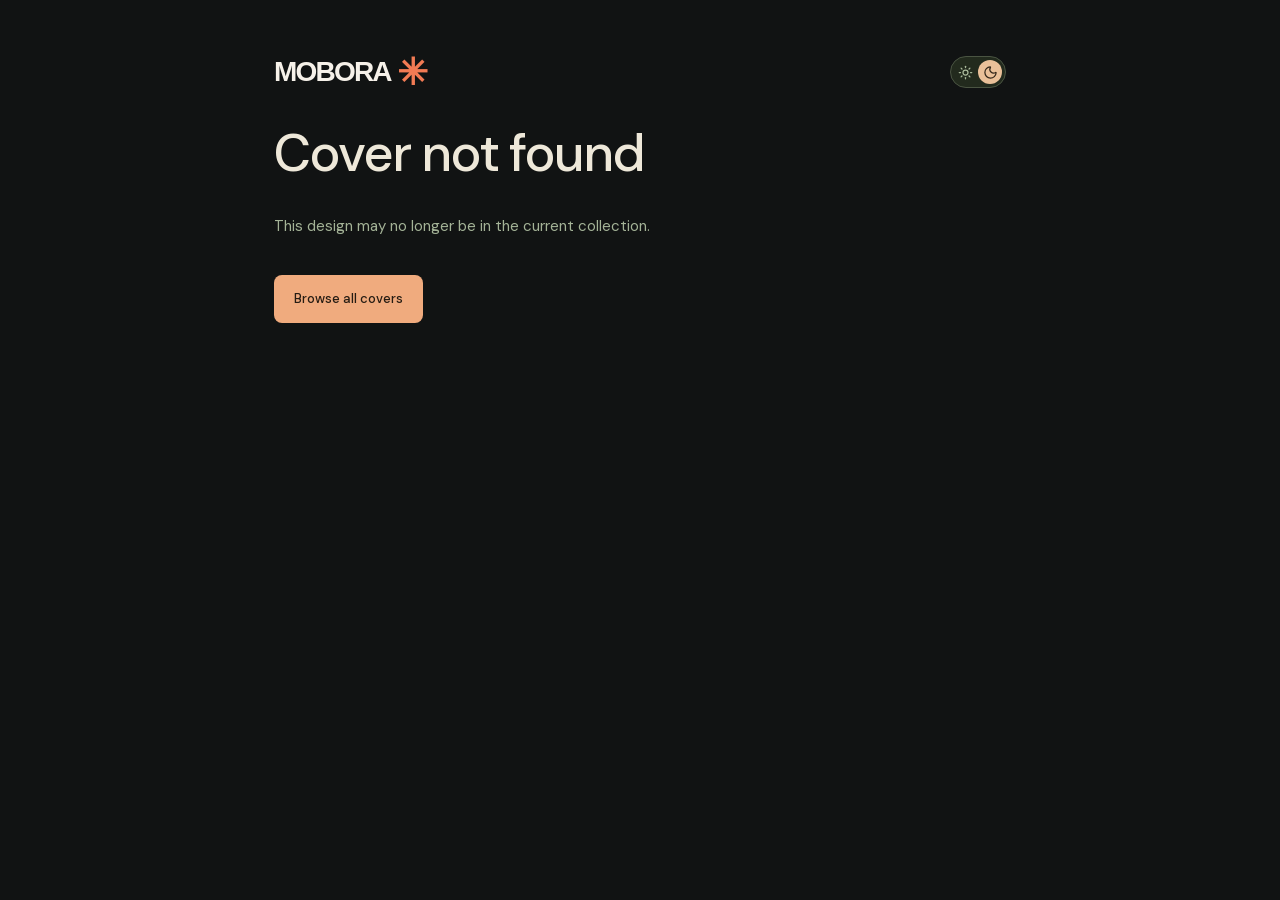
<file: products/[slug].disabled/index.html>
<!DOCTYPE html><html lang="en-IN"><head><meta charSet="utf-8"/><meta name="viewport" content="width=device-width, initial-scale=1"/><link rel="stylesheet" href="/_next/static/css/index.CSG6uvAd.css" data-rsc-css-href="/_next/static/css/index.CSG6uvAd.css" data-precedence="vite-rsc/importer-resources"/><link rel="modulepreload" fetchPriority="low" href="/_next/static/chunks/index-D6mFhs97.js"/><script src="/_next/static/chunks/rolldown-runtime-C60lm6uB.js" type="module" async=""></script><script src="/_next/static/chunks/framework-D_rUT4EX.js" type="module" async=""></script><link rel="preload" href="https://fonts.googleapis.com/css2?family=Abril+Fatface&amp;family=Allura&amp;family=Anton&amp;family=Bebas+Neue&amp;family=Bitter:wght@400;500;600;700&amp;family=Bungee&amp;family=Caveat:wght@400;600;700&amp;family=Cinzel:wght@400;600;700&amp;family=Comfortaa:wght@400;500;600;700&amp;family=Cormorant+Garamond:ital,wght@0,400;0,600;1,400;1,600&amp;family=Crimson+Text:ital,wght@0,400;1,400&amp;family=Dancing+Script:wght@400;600;700&amp;family=EB+Garamond:ital,wght@0,400;0,500;1,400;1,500&amp;family=Figtree:wght@400;500;600;700&amp;family=Great+Vibes&amp;family=Inter:ital,wght@0,400;0,500;0,600;1,400;1,500&amp;family=Josefin+Sans:ital,wght@0,400;0,600;1,400;1,600&amp;family=Kaushan+Script&amp;family=League+Spartan:wght@400;600;700&amp;family=Libre+Baskerville:ital,wght@0,400;1,400&amp;family=Lobster&amp;family=Lora:ital,wght@0,400;0,500;1,400;1,500&amp;family=Manrope:wght@400;500;600;700&amp;family=Merriweather:ital,wght@0,400;0,500;1,400;1,500&amp;family=Montserrat:ital,wght@0,400;0,600;1,400;1,600&amp;family=Noto+Serif:ital,wght@0,400;0,500;1,400;1,500&amp;family=Nunito:ital,wght@0,400;0,600;1,400;1,600&amp;family=Open+Sans:ital,wght@0,400;0,500;0,600;1,400;1,500&amp;family=Oswald:wght@400;500;600&amp;family=Pacifico&amp;family=Playfair+Display:ital,wght@0,400;0,500;0,600;1,400;1,500;1,600&amp;family=Poppins:ital,wght@0,400;0,500;0,600;1,400;1,500;1,600&amp;family=Quicksand:wght@400;500;600;700&amp;family=Raleway:ital,wght@0,400;0,500;0,600;1,400;1,500&amp;family=Roboto:ital,wght@0,400;0,500;0,700;1,400;1,500&amp;family=Roboto+Slab:wght@400;500;600;700&amp;family=Rokkitt:wght@400;500;600&amp;family=Rubik:ital,wght@0,400;0,500;0,600;1,400;1,500&amp;family=Satisfy&amp;family=Space+Grotesk:wght@400;500;600;700&amp;family=Spectral:ital,wght@0,400;1,400&amp;family=Ubuntu:ital,wght@0,400;0,500;1,400;1,500&amp;family=Vollkorn:ital,wght@0,400;0,500;1,400;1,500&amp;family=Work+Sans:ital,wght@0,400;0,500;0,600;1,400;1,500&amp;display=swap" as="style"/><link rel="modulepreload" href="/_next/static/chunks/layout-segment-context-CnSIU3TR.js" crossorigin=""/><link rel="modulepreload" href="/_next/static/chunks/theme-provider-CPxvFnWL.js" crossorigin=""/><link rel="modulepreload" href="/_next/static/chunks/dist-DmSj2DNE.js" crossorigin=""/><link rel="modulepreload" href="/_next/static/chunks/product-detail-CLb_1ZWN.js" crossorigin=""/><link rel="modulepreload" href="/_next/static/chunks/storefront-i4VW_Wcs.js" crossorigin=""/><link rel="modulepreload" href="/_next/static/chunks/artwork-modal-DBdN3aVR.js" crossorigin=""/><link rel="modulepreload" href="/_next/static/chunks/theme-toggle-D-W5sI-f.js" crossorigin=""/><link rel="modulepreload" href="/_next/static/chunks/wishlist-BhrxJGHF.js" crossorigin=""/><link rel="modulepreload" href="/_next/static/chunks/trash-2-CnhITFun.js" crossorigin=""/><link rel="modulepreload" href="/_next/static/chunks/arrow-up-right-BMhPGY-W.js" crossorigin=""/><title>Custom Phone Cover Design — MOBORA | MOBORA</title><meta name="description" content="Open this MOBORA cover design, choose the matching phone model, and personalise it for delivery in India."/><meta name="robots" content="index, follow"/><meta property="og:title" content="MOBORA — Customised Mobile Covers &amp; Accessories in India"/><meta property="og:description" content="Personalised phone covers and everyday mobile accessories. Create your own design for your exact phone model."/><meta property="og:url" content="https://mobora-custom-covers.sandygnat.chatgpt.site/"/><meta property="og:site_name" content="MOBORA"/><meta property="og:type" content="website"/><meta property="og:locale" content="en_IN"/><meta property="og:image" content="https://mobora-custom-covers.sandygnat.chatgpt.site/social.svg"/><meta property="og:image:width" content="1200"/><meta property="og:image:height" content="630"/><meta name="twitter:card" content="summary_large_image"/><meta name="twitter:title" content="Customised Mobile Covers &amp; Accessories in India | MOBORA"/><meta name="twitter:description" content="Create a personalised phone cover or shop mobile accessories for your device."/><meta name="twitter:image" content="https://mobora-custom-covers.sandygnat.chatgpt.site/social.svg"/><meta name="twitter:image:width" content="1200"/><meta name="twitter:image:height" content="630"/><link rel="icon" href="/favicon.svg"/><link rel="canonical" href="https://mobora-custom-covers.sandygnat.chatgpt.site/products/undefined/"/><link rel="preconnect" href="https://fonts.googleapis.com"/><link rel="preconnect" href="https://fonts.gstatic.com" crossorigin="anonymous"/><link rel="preload" href="/fonts/dm-sans-latin.woff2" as="font" type="font" crossorigin="anonymous"/><link rel="stylesheet" href="https://fonts.googleapis.com/css2?family=Abril+Fatface&amp;family=Allura&amp;family=Anton&amp;family=Bebas+Neue&amp;family=Bitter:wght@400;500;600;700&amp;family=Bungee&amp;family=Caveat:wght@400;600;700&amp;family=Cinzel:wght@400;600;700&amp;family=Comfortaa:wght@400;500;600;700&amp;family=Cormorant+Garamond:ital,wght@0,400;0,600;1,400;1,600&amp;family=Crimson+Text:ital,wght@0,400;1,400&amp;family=Dancing+Script:wght@400;600;700&amp;family=EB+Garamond:ital,wght@0,400;0,500;1,400;1,500&amp;family=Figtree:wght@400;500;600;700&amp;family=Great+Vibes&amp;family=Inter:ital,wght@0,400;0,500;0,600;1,400;1,500&amp;family=Josefin+Sans:ital,wght@0,400;0,600;1,400;1,600&amp;family=Kaushan+Script&amp;family=League+Spartan:wght@400;600;700&amp;family=Libre+Baskerville:ital,wght@0,400;1,400&amp;family=Lobster&amp;family=Lora:ital,wght@0,400;0,500;1,400;1,500&amp;family=Manrope:wght@400;500;600;700&amp;family=Merriweather:ital,wght@0,400;0,500;1,400;1,500&amp;family=Montserrat:ital,wght@0,400;0,600;1,400;1,600&amp;family=Noto+Serif:ital,wght@0,400;0,500;1,400;1,500&amp;family=Nunito:ital,wght@0,400;0,600;1,400;1,600&amp;family=Open+Sans:ital,wght@0,400;0,500;0,600;1,400;1,500&amp;family=Oswald:wght@400;500;600&amp;family=Pacifico&amp;family=Playfair+Display:ital,wght@0,400;0,500;0,600;1,400;1,500;1,600&amp;family=Poppins:ital,wght@0,400;0,500;0,600;1,400;1,500;1,600&amp;family=Quicksand:wght@400;500;600;700&amp;family=Raleway:ital,wght@0,400;0,500;0,600;1,400;1,500&amp;family=Roboto:ital,wght@0,400;0,500;0,700;1,400;1,500&amp;family=Roboto+Slab:wght@400;500;600;700&amp;family=Rokkitt:wght@400;500;600&amp;family=Rubik:ital,wght@0,400;0,500;0,600;1,400;1,500&amp;family=Satisfy&amp;family=Space+Grotesk:wght@400;500;600;700&amp;family=Spectral:ital,wght@0,400;1,400&amp;family=Ubuntu:ital,wght@0,400;0,500;1,400;1,500&amp;family=Vollkorn:ital,wght@0,400;0,500;1,400;1,500&amp;family=Work+Sans:ital,wght@0,400;0,500;0,600;1,400;1,500&amp;display=swap"/><script>Object.assign(((self[Symbol.for("vinext.navigationRuntime")]??={bootstrap:{routeManifest:null},functions:{}}).bootstrap.rsc??={rsc:[]}),{params:{},nav:{"pathname":"/products/[slug].disabled","searchParams":[]}})</script><link rel="modulepreload" href="/_next/static/chunks/index-D6mFhs97.js" />
</head><body><script>((e,t,n,r,i,a,o,s)=>{let c=document.documentElement,l=[`light`,`dark`];function u(t){(Array.isArray(e)?e:[e]).forEach(e=>{let n=e===`class`,r=n&&a?i.map(e=>a[e]||e):i;n?(c.classList.remove(...r),c.classList.add(a&&a[t]?a[t]:t)):c.setAttribute(e,t)}),d(t)}function d(e){s&&l.includes(e)&&(c.style.colorScheme=e)}function f(){return window.matchMedia(`(prefers-color-scheme: dark)`).matches?`dark`:`light`}if(r)u(r);else try{let e=localStorage.getItem(t)||n;u(o&&e===`system`?f():e)}catch{}})("data-theme","mobora-theme","dark",null,["light","dark"],null,false,true)</script><main class="article"><div class="article-header"><a class="logo" href="/">MOBORA<span>✳</span></a><button type="button" class="theme-toggle" role="switch" aria-label="Dark theme" aria-checked="true" title="Switch to light theme"><span class="theme-toggle-thumb"></span><svg xmlns="http://www.w3.org/2000/svg" width="15" height="15" viewBox="0 0 24 24" fill="none" stroke="currentColor" stroke-width="2" stroke-linecap="round" stroke-linejoin="round" class="lucide lucide-sun" aria-hidden="true"><circle cx="12" cy="12" r="4"></circle><path d="M12 2v2"></path><path d="M12 20v2"></path><path d="m4.93 4.93 1.41 1.41"></path><path d="m17.66 17.66 1.41 1.41"></path><path d="M2 12h2"></path><path d="M20 12h2"></path><path d="m6.34 17.66-1.41 1.41"></path><path d="m19.07 4.93-1.41 1.41"></path></svg><svg xmlns="http://www.w3.org/2000/svg" width="15" height="15" viewBox="0 0 24 24" fill="none" stroke="currentColor" stroke-width="2" stroke-linecap="round" stroke-linejoin="round" class="lucide lucide-moon" aria-hidden="true"><path d="M20.985 12.486a9 9 0 1 1-9.473-9.472c.405-.022.617.46.402.803a6 6 0 0 0 8.268 8.268c.344-.215.825-.004.803.401"></path></svg></button></div><p>Loading this cover design…</p></main><script type="application/ld+json">{"@context":"https://schema.org","@type":"Organization","name":"MOBORA","url":"https://mobora-custom-covers.sandygnat.chatgpt.site","description":"Personalised phone covers and mobile accessories for Mumbai.","areaServed":{"@type":"City","name":"Mumbai"}}</script><script type="module" src="/_next/static/chunks/index-D6mFhs97.js" id="_R_" async=""></script><script>((self[Symbol.for("vinext.navigationRuntime")]??={bootstrap:{routeManifest:null},functions:{}}).bootstrap.rsc??={rsc:[]}).rsc.push("0:{\"page:/products/[slug].disabled\":\"$L1\",\"layout:/\":\"$L2\",\"route:/products/[slug].disabled\":\"$L3\",\"__route\":\"route:/products/[slug].disabled\",\"__interceptionContext\":null,\"__layoutIds\":[\"layout:/\"],\"__rootLayout\":\"/\",\"__bfcacheSegmentIdentities\":{\"layout:/\":\"[\\\"layout\\\",\\\"layout:/\\\",\\\"root-boundary:/\\\",\\\"\\\"]\",\"page:/products/[slug].disabled\":\"[\\\"page\\\",\\\"page:/products/[slug].disabled\\\",\\\"root-boundary:/\\\",\\\"[\\\\\\\"products\\\\\\\",\\\\\\\"[slug].disabled\\\\\\\"]\\\"]\"},\"__srcPage\":[\"products\",\"[slug].disabled\",\"page\"],\"__layoutFlags\":{\"layout:/\":\"s\"},\"__artifactCompatibility\":{\"schemaVersion\":1,\"graphVersion\":\"app-route-graph:4c74d6dc8d8cf044\",\"deploymentVersion\":\"068f3ed8-d374-40a8-b2d3-261d45f2dfb3\",\"appElementsSchemaVersion\":1,\"rscPayloadSchemaVersion\":1,\"rootBoundaryId\":\"/\",\"renderEpoch\":null}}\n")</script><script>((self[Symbol.for("vinext.navigationRuntime")]??={bootstrap:{routeManifest:null},functions:{}}).bootstrap.rsc??={rsc:[]}).rsc.push("5:I[\"597c19416243\",[],\"default\",1]\n")</script><script>((self[Symbol.for("vinext.navigationRuntime")]??={bootstrap:{routeManifest:null},functions:{}}).bootstrap.rsc??={rsc:[]}).rsc.push("6:I[\"8c0f216c4604\",[],\"Children\",1]\n")</script><script>((self[Symbol.for("vinext.navigationRuntime")]??={bootstrap:{routeManifest:null},functions:{}}).bootstrap.rsc??={rsc:[]}).rsc.push("7:I[\"593f344dc510\",[],\"GlobalErrorBoundary\",1]\n")</script><script>((self[Symbol.for("vinext.navigationRuntime")]??={bootstrap:{routeManifest:null},functions:{}}).bootstrap.rsc??={rsc:[]}).rsc.push("8:I[\"0b874ad30386\",[],\"default\",1]\n")</script><script>((self[Symbol.for("vinext.navigationRuntime")]??={bootstrap:{routeManifest:null},functions:{}}).bootstrap.rsc??={rsc:[]}).rsc.push("9:I[\"593f344dc510\",[],\"ErrorBoundary\",1]\n")</script><script>((self[Symbol.for("vinext.navigationRuntime")]??={bootstrap:{routeManifest:null},functions:{}}).bootstrap.rsc??={rsc:[]}).rsc.push("a:I[\"15c18cfaeeff\",[],\"LayoutSegmentProvider\",1]\n")</script><script>((self[Symbol.for("vinext.navigationRuntime")]??={bootstrap:{routeManifest:null},functions:{}}).bootstrap.rsc??={rsc:[]}).rsc.push("b:I[\"8c0f216c4604\",[],\"Slot\",1]\n")</script><script>((self[Symbol.for("vinext.navigationRuntime")]??={bootstrap:{routeManifest:null},functions:{}}).bootstrap.rsc??={rsc:[]}).rsc.push("c:I[\"593f344dc510\",[],\"NotFoundBoundary\",1]\n")</script><script>((self[Symbol.for("vinext.navigationRuntime")]??={bootstrap:{routeManifest:null},functions:{}}).bootstrap.rsc??={rsc:[]}).rsc.push("d:I[\"9276801271d6\",[],\"AppRouterScrollTarget\",1]\n")</script><script>((self[Symbol.for("vinext.navigationRuntime")]??={bootstrap:{routeManifest:null},functions:{}}).bootstrap.rsc??={rsc:[]}).rsc.push("e:I[\"593f344dc510\",[],\"RedirectBoundary\",1]\n")</script><script>((self[Symbol.for("vinext.navigationRuntime")]??={bootstrap:{routeManifest:null},functions:{}}).bootstrap.rsc??={rsc:[]}).rsc.push(":HL[\"/_next/static/css/index.CSG6uvAd.css\",\"style\"     ]\n")</script><script>((self[Symbol.for("vinext.navigationRuntime")]??={bootstrap:{routeManifest:null},functions:{}}).bootstrap.rsc??={rsc:[]}).rsc.push(":HL[\"https://fonts.googleapis.com/css2?family=Abril+Fatface\u0026family=Allura\u0026family=Anton\u0026family=Bebas+Neue\u0026family=Bitter:wght@400;500;600;700\u0026family=Bungee\u0026family=Caveat:wght@400;600;700\u0026family=Cinzel:wght@400;600;700\u0026family=Comfortaa:wght@400;500;600;700\u0026family=Cormorant+Garamond:ital,wght@0,400;0,600;1,400;1,600\u0026family=Crimson+Text:ital,wght@0,400;1,400\u0026family=Dancing+Script:wght@400;600;700\u0026family=EB+Garamond:ital,wght@0,400;0,500;1,400;1,500\u0026family=Figtree:wght@400;500;600;700\u0026family=Great+Vibes\u0026family=Inter:ital,wght@0,400;0,500;0,600;1,400;1,500\u0026family=Josefin+Sans:ital,wght@0,400;0,600;1,400;1,600\u0026family=Kaushan+Script\u0026family=League+Spartan:wght@400;600;700\u0026family=Libre+Baskerville:ital,wght@0,400;1,400\u0026family=Lobster\u0026family=Lora:ital,wght@0,400;0,500;1,400;1,500\u0026family=Manrope:wght@400;500;600;700\u0026family=Merriweather:ital,wght@0,400;0,500;1,400;1,500\u0026family=Montserrat:ital,wght@0,400;0,600;1,400;1,600\u0026family=Noto+Serif:ital,wght@0,400;0,500;1,400;1,500\u0026family=Nunito:ital,wght@0,400;0,600;1,400;1,600\u0026family=Open+Sans:ital,wght@0,400;0,500;0,600;1,400;1,500\u0026family=Oswald:wght@400;500;600\u0026family=Pacifico\u0026family=Playfair+Display:ital,wght@0,400;0,500;0,600;1,400;1,500;1,600\u0026family=Poppins:ital,wght@0,400;0,500;0,600;1,400;1,500;1,600\u0026family=Quicksand:wght@400;500;600;700\u0026family=Raleway:ital,wght@0,400;0,500;0,600;1,400;1,500\u0026family=Roboto:ital,wght@0,400;0,500;0,700;1,400;1,500\u0026family=Roboto+Slab:wght@400;500;600;700\u0026family=Rokkitt:wght@400;500;600\u0026family=Rubik:ital,wght@0,400;0,500;0,600;1,400;1,500\u0026family=Satisfy\u0026family=Space+Grotesk:wght@400;500;600;700\u0026family=Spectral:ital,wght@0,400;1,400\u0026family=Ubuntu:ital,wght@0,400;0,500;1,400;1,500\u0026family=Vollkorn:ital,wght@0,400;0,500;1,400;1,500\u0026family=Work+Sans:ital,wght@0,400;0,500;0,600;1,400;1,500\u0026display=swap\",\"style\"     ]\n")</script><script>((self[Symbol.for("vinext.navigationRuntime")]??={bootstrap:{routeManifest:null},functions:{}}).bootstrap.rsc??={rsc:[]}).rsc.push(":HL[\"/fonts/dm-sans-latin.woff2\",\"font\",{\"crossOrigin\":\"anonymous\",\"type\":\"font\"}]\n")</script><script>((self[Symbol.for("vinext.navigationRuntime")]??={bootstrap:{routeManifest:null},functions:{}}).bootstrap.rsc??={rsc:[]}).rsc.push("4:T6f9,")</script><script>((self[Symbol.for("vinext.navigationRuntime")]??={bootstrap:{routeManifest:null},functions:{}}).bootstrap.rsc??={rsc:[]}).rsc.push("https://fonts.googleapis.com/css2?family=Abril+Fatface\u0026family=Allura\u0026family=Anton\u0026family=Bebas+Neue\u0026family=Bitter:wght@400;500;600;700\u0026family=Bungee\u0026family=Caveat:wght@400;600;700\u0026family=Cinzel:wght@400;600;700\u0026family=Comfortaa:wght@400;500;600;700\u0026family=Cormorant+Garamond:ital,wght@0,400;0,600;1,400;1,600\u0026family=Crimson+Text:ital,wght@0,400;1,400\u0026family=Dancing+Script:wght@400;600;700\u0026family=EB+Garamond:ital,wght@0,400;0,500;1,400;1,500\u0026family=Figtree:wght@400;500;600;700\u0026family=Great+Vibes\u0026family=Inter:ital,wght@0,400;0,500;0,600;1,400;1,500\u0026family=Josefin+Sans:ital,wght@0,400;0,600;1,400;1,600\u0026family=Kaushan+Script\u0026family=League+Spartan:wght@400;600;700\u0026family=Libre+Baskerville:ital,wght@0,400;1,400\u0026family=Lobster\u0026family=Lora:ital,wght@0,400;0,500;1,400;1,500\u0026family=Manrope:wght@400;500;600;700\u0026family=Merriweather:ital,wght@0,400;0,500;1,400;1,500\u0026family=Montserrat:ital,wght@0,400;0,600;1,400;1,600\u0026family=Noto+Serif:ital,wght@0,400;0,500;1,400;1,500\u0026family=Nunito:ital,wght@0,400;0,600;1,400;1,600\u0026family=Open+Sans:ital,wght@0,400;0,500;0,600;1,400;1,500\u0026family=Oswald:wght@400;500;600\u0026family=Pacifico\u0026family=Playfair+Display:ital,wght@0,400;0,500;0,600;1,400;1,500;1,600\u0026family=Poppins:ital,wght@0,400;0,500;0,600;1,400;1,500;1,600\u0026family=Quicksand:wght@400;500;600;700\u0026family=Raleway:ital,wght@0,400;0,500;0,600;1,400;1,500\u0026family=Roboto:ital,wght@0,400;0,500;0,700;1,400;1,500\u0026family=Roboto+Slab:wght@400;500;600;700\u0026family=Rokkitt:wght@400;500;600\u0026family=Rubik:ital,wght@0,400;0,500;0,600;1,400;1,500\u0026family=Satisfy\u0026family=Space+Grotesk:wght@400;500;600;700\u0026family=Spectral:ital,wght@0,400;1,400\u0026family=Ubuntu:ital,wght@0,400;0,500;1,400;1,500\u0026family=Vollkorn:ital,wght@0,400;0,500;1,400;1,500\u0026family=Work+San")</script><script>((self[Symbol.for("vinext.navigationRuntime")]??={bootstrap:{routeManifest:null},functions:{}}).bootstrap.rsc??={rsc:[]}).rsc.push("s:ital,wght@0,400;0,500;0,600;1,400;1,500\u0026display=swap")</script><script>((self[Symbol.for("vinext.navigationRuntime")]??={bootstrap:{routeManifest:null},functions:{}}).bootstrap.rsc??={rsc:[]}).rsc.push("2:[[[\"$\",\"link\",\"css:/_next/static/css/index.CSG6uvAd.css\",{\"rel\":\"stylesheet\",\"precedence\":\"vite-rsc/importer-resources\",\"href\":\"/_next/static/css/index.CSG6uvAd.css\",\"data-rsc-css-href\":\"/_next/static/css/index.CSG6uvAd.css\"}],\"$undefined\"],[\"$\",\"html\",null,{\"lang\":\"en-IN\",\"suppressHydrationWarning\":true,\"children\":[[\"$\",\"head\",null,{\"children\":[[\"$\",\"link\",null,{\"rel\":\"preconnect\",\"href\":\"https://fonts.googleapis.com\"}],[\"$\",\"link\",null,{\"rel\":\"preconnect\",\"href\":\"https://fonts.gstatic.com\",\"crossOrigin\":\"anonymous\"}],[\"$\",\"link\",null,{\"rel\":\"stylesheet\",\"href\":\"$4\"}],[\"$\",\"link\",null,{\"rel\":\"preload\",\"href\":\"/fonts/dm-sans-latin.woff2\",\"as\":\"font\",\"type\":\"font\",\"crossOrigin\":\"anonymous\"}]]}],[\"$\",\"body\",null,{\"children\":[[\"$\",\"$L5\",null,{\"children\":[\"$\",\"$L6\",null,{}]}],[\"$\",\"script\",null,{\"type\":\"application/ld+json\",\"dangerouslySetInnerHTML\":{\"__html\":\"{\\\"@context\\\":\\\"https://schema.org\\\",\\\"@type\\\":\\\"Organization\\\",\\\"name\\\":\\\"MOBORA\\\",\\\"url\\\":\\\"https://mobora-custom-covers.sandygnat.chatgpt.site\\\",\\\"description\\\":\\\"Personalised phone covers and mobile accessories for Mumbai.\\\",\\\"areaServed\\\":{\\\"@type\\\":\\\"City\\\",\\\"name\\\":\\\"Mumbai\\\"}}\"}}]]}]]}]]\n")</script><script>((self[Symbol.for("vinext.navigationRuntime")]??={bootstrap:{routeManifest:null},functions:{}}).bootstrap.rsc??={rsc:[]}).rsc.push("3:[[[\"$\",\"meta\",null,{\"charSet\":\"utf-8\"}],[[\"$\",\"title\",\"0\",{\"children\":\"Custom Phone Cover Design — MOBORA | MOBORA\"}],[\"$\",\"meta\",\"1\",{\"name\":\"description\",\"content\":\"Open this MOBORA cover design, choose the matching phone model, and personalise it for delivery in India.\"}],[\"$\",\"meta\",\"2\",{\"name\":\"robots\",\"content\":\"index, follow\"}],[\"$\",\"meta\",\"3\",{\"property\":\"og:title\",\"content\":\"MOBORA — Customised Mobile Covers \u0026 Accessories in India\"}],[\"$\",\"meta\",\"4\",{\"property\":\"og:description\",\"content\":\"Personalised phone covers and everyday mobile accessories. Create your own design for your exact phone model.\"}],[\"$\",\"meta\",\"5\",{\"property\":\"og:url\",\"content\":\"https://mobora-custom-covers.sandygnat.chatgpt.site/\"}],[\"$\",\"meta\",\"6\",{\"property\":\"og:site_name\",\"content\":\"MOBORA\"}],[\"$\",\"meta\",\"7\",{\"property\":\"og:type\",\"content\":\"website\"}],[\"$\",\"meta\",\"8\",{\"property\":\"og:locale\",\"content\":\"en_IN\"}],[\"$\",\"meta\",\"9\",{\"property\":\"og:image\",\"content\":\"https://mobora-custom-covers.sandygnat.chatgpt.site/social.svg\"}],[\"$\",\"meta\",\"10\",{\"property\":\"og:image:width\",\"content\":\"1200\"}],[\"$\",\"meta\",\"11\",{\"property\":\"og:image:height\",\"content\":\"630\"}],[\"$\",\"meta\",\"12\",{\"name\":\"twitter:card\",\"content\":\"summary_large_image\"}],[\"$\",\"meta\",\"13\",{\"name\":\"twitter:title\",\"content\":\"Customised Mobile Covers \u0026 Accessories in India | MOBORA\"}],[\"$\",\"meta\",\"14\",{\"name\":\"twitter:description\",\"content\":\"Create a personalised phone cover or shop mobile accessories for your device.\"}],[\"$\",\"meta\",\"15\",{\"name\":\"twitter:image\",\"content\":\"https://mobora-custom-covers.sandygnat.chatgpt.site/social.svg\"}],[\"$\",\"meta\",\"16\",{\"name\":\"twitter:image:width\",\"content\":\"1200\"}],[\"$\",\"meta\",\"17\",{\"name\":\"twitter:image:height\",\"content\":\"630\"}],[\"$\",\"link\",\"18\",{\"data-vinext-streamed-icon\":\"$undefined\",\"rel\":\"icon\",\"href\":\"/favicon.svg\",\"type\":\"$undefined\",\"sizes\":\"$undefined\",\"color\":\"$undefined\",\"media\":\"$undefined\",\"fetchPriority\":\"$undefined\"}],[\"$\",\"link\",\"19\",{\"rel\":\"canonical\",\"href\":\"https://mobora-custom-covers.sandygnat.chatgpt.site/products/undefined/\"}]],[[\"$\",\"meta\",\"0\",{\"name\":\"viewport\",\"content\":\"width=device-width, initial-scale=1\"}]]],[\"$\",\"$L7\",null,{\"fallback\":\"$8\",\"children\":[\"$\",\"$L9\",null,{\"fallback\":\"$8\",\"children\":[\"$\",\"$La\",null,{\"providerId\":\"layout:/\",\"segmentMap\":{\"children\":[\"products\",\"[slug].disabled\"]},\"children\":[\"$\",\"$Lb\",null,{\"id\":\"layout:/\",\"parallelSlots\":\"$undefined\",\"children\":[\"$\",\"$Lc\",null,{\"resetKey\":\"products\",\"fallback\":[[\"$\",\"title\",null,{\"children\":\"404: This page could not be found.\"}],[\"$\",\"div\",null,{\"style\":{\"fontFamily\":\"system-ui,\\\"Segoe UI\\\",Roboto,Helvetica,Arial,sans-serif,\\\"Apple Color Emoji\\\",\\\"Segoe UI Emoji\\\"\",\"height\":\"100vh\",\"textAlign\":\"center\",\"display\":\"flex\",\"flexDirection\":\"column\",\"alignItems\":\"center\",\"justifyContent\":\"center\"},\"children\":[\"$\",\"div\",null,{\"children\":[[\"$\",\"style\",null,{\"dangerouslySetInnerHTML\":{\"__html\":\"body{color:#000;background:#fff;margin:0}.next-error-h1{border-right:1px solid rgba(0,0,0,.3)}@media (prefers-color-scheme:dark){body{color:#fff;background:#000}.next-error-h1{border-right:1px solid rgba(255,255,255,.3)}}\"}}],[\"$\",\"h1\",null,{\"className\":\"next-error-h1\",\"style\":{\"display\":\"inline-block\",\"margin\":\"0 20px 0 0\",\"padding\":\"0 23px 0 0\",\"fontSize\":24,\"fontWeight\":500,\"verticalAlign\":\"top\",\"lineHeight\":\"49px\"},\"children\":404}],[\"$\",\"div\",null,{\"style\":{\"display\":\"inline-block\"},\"children\":[\"$\",\"h2\",null,{\"style\":{\"fontSize\":14,\"fontWeight\":400,\"lineHeight\":\"49px\",\"margin\":0},\"children\":\"This page could not be found.\"}]}]]}]}]],\"children\":[\"$\",\"$Ld\",null,{\"children\":[\"$\",\"$Le\",null,{\"children\":[[\"$\",\"$La\",null,{\"providerId\":\"page:/products/[slug].disabled\",\"segmentMap\":{\"children\":[\"__PAGE__\"]},\"children\":[\"$\",\"$Lb\",null,{\"id\":\"page:/products/[slug].disabled\"}]}],null]}]}]}]}]}]}]}],null,null]\n")</script><script>((self[Symbol.for("vinext.navigationRuntime")]??={bootstrap:{routeManifest:null},functions:{}}).bootstrap.rsc??={rsc:[]}).rsc.push("f:I[\"0520d6f10107\",[],\"default\",1]\n")</script><script>((self[Symbol.for("vinext.navigationRuntime")]??={bootstrap:{routeManifest:null},functions:{}}).bootstrap.rsc??={rsc:[]}).rsc.push("1:[\"$\",\"$Lf\",null,{\"slug\":\"$undefined\"}]\n")</script><script>Object.assign(((self[Symbol.for("vinext.navigationRuntime")]??={bootstrap:{routeManifest:null},functions:{}}).bootstrap.rsc??={rsc:[]}),{"initialCacheKind":"static"});((self[Symbol.for("vinext.navigationRuntime")]??={bootstrap:{routeManifest:null},functions:{}}).bootstrap.rsc??={rsc:[]}).done=true</script></body></html>
</file>
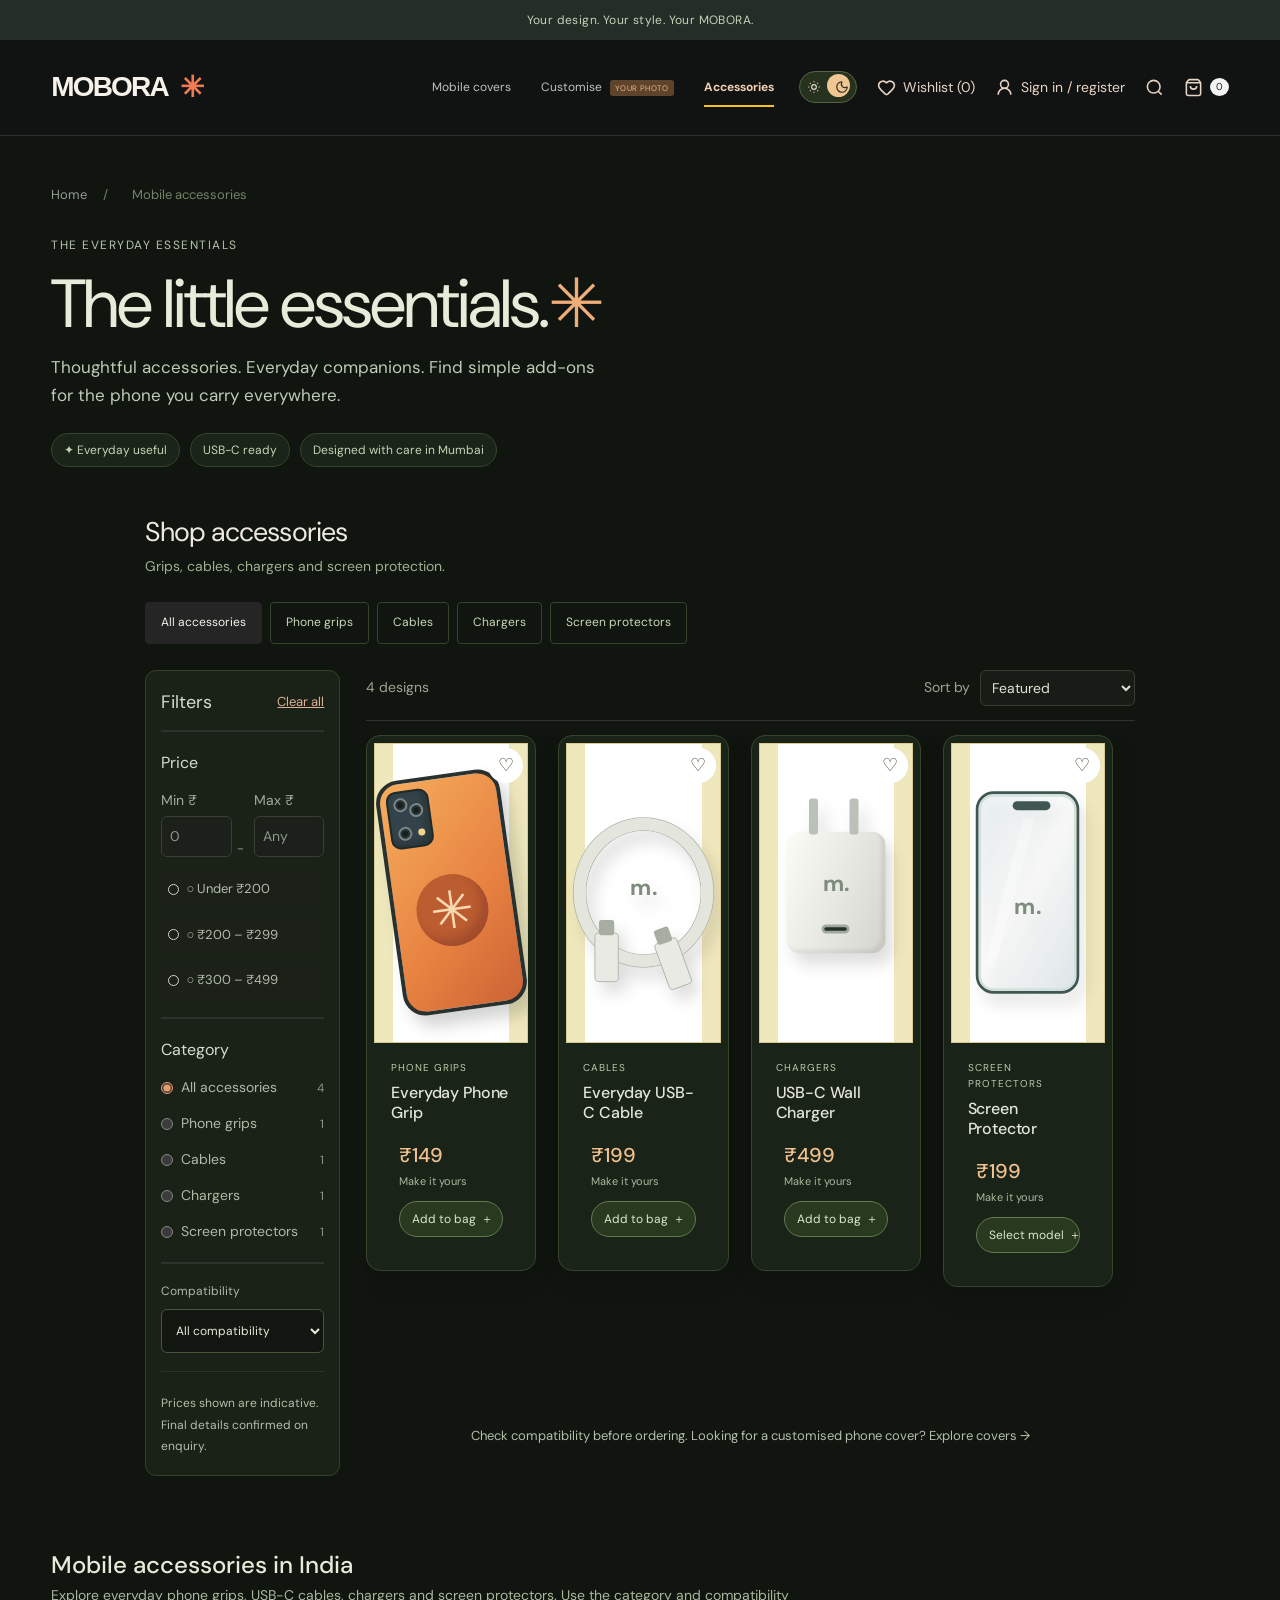
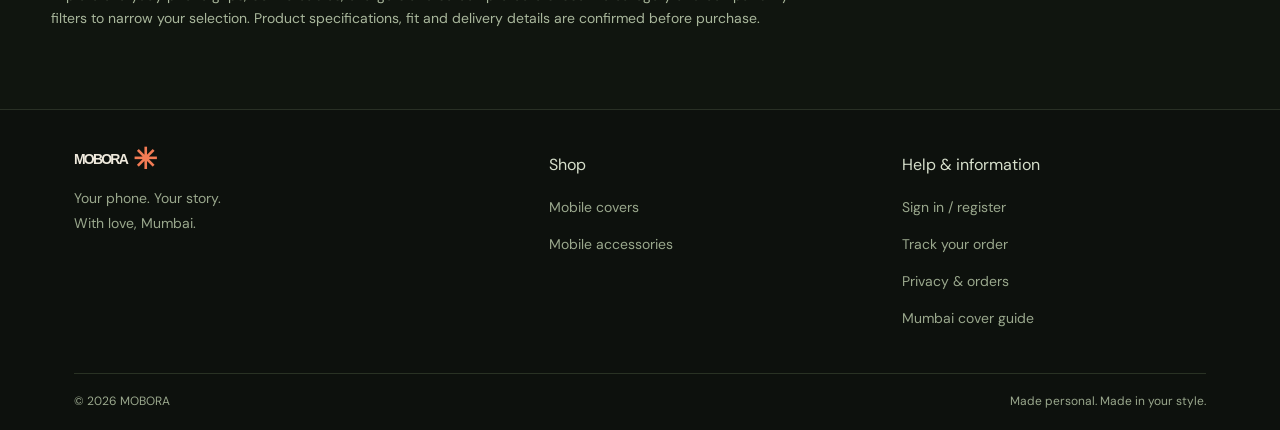
<file: accessories.html>
<!doctype html>
<html lang="en-IN">
<head>
  <meta charset="utf-8">
  <meta name="viewport" content="width=device-width,initial-scale=1">
  <meta name="description" content="Shop phone grips, USB-C cables, chargers and screen protectors from MOBORA for everyday use in India.">
  <link rel="canonical" href="https://mobora-mobile-accessories.vercel.app/accessories">
  <title>Mobile Accessories in India | MOBORA</title>
  <link rel="icon" href="/favicon.svg">
  <link rel="stylesheet" href="/_next/static/css/index.CSG6uvAd.css">
  <link rel="preconnect" href="https://fonts.googleapis.com">
  <link rel="preconnect" href="https://fonts.gstatic.com" crossorigin>
  <link href="https://fonts.googleapis.com/css2?family=DM+Sans:wght@400;500;600;700&display=swap" rel="stylesheet">
  <style>
    :root{--bg:#10150f;--panel:#192117;--line:#35452c;--text:#e5ecd9;--muted:#a9b89a;--accent:#efad79;--green:#c8d9ae}
    *{box-sizing:border-box}html{background:var(--bg);scroll-behavior:smooth}body{margin:0;background:var(--bg);color:var(--text);font:15px/1.6 'DM Sans',Arial,sans-serif}a{color:inherit;text-decoration:none}button,input,select{font:inherit}button{cursor:pointer}
    .accessories-page{min-height:100vh}.announcement{text-align:center;padding:10px 16px;background:#222d20;color:#bdccaa;font-size:12px;letter-spacing:.2px}
    .clean-header{max-width:1200px;margin:auto;padding:24px 5%;display:flex;align-items:center;gap:36px;border-bottom:1px solid var(--line)}.clean-header .logo{font-size:28px;font-weight:800;letter-spacing:-1px;margin-right:auto}.clean-header .logo span{color:var(--accent);margin-left:6px}.clean-header nav{display:flex;gap:28px;align-items:center}.clean-header nav a{color:#d0dcc2}.clean-header nav a.active{color:#f1b57f}.header-actions{display:flex;align-items:center;gap:10px}.header-actions a,.header-actions button{display:inline-flex;align-items:center;justify-content:center;border:1px solid transparent;background:transparent;color:var(--text);min-height:38px;padding:0 10px;border-radius:8px}.header-actions a:hover,.header-actions button:hover{border-color:var(--line);background:#1d271a}.header-actions .bag-count{font-size:11px;background:#eef0df;color:#23301b;border-radius:99px;min-width:20px;height:20px;display:inline-flex;align-items:center;justify-content:center;margin-left:5px}
    .accessories-main{max-width:1200px;margin:auto;padding:48px 5% 80px}.breadcrumbs{color:#a8b99a;font-size:13px;margin-bottom:46px}.breadcrumbs span{margin:0 8px;color:#718367}.collection-eyebrow{letter-spacing:2px;font-size:11px;color:#bdccaa}.accessories-main h1{font-weight:400;font-size:clamp(36px,6vw,68px);line-height:1.05;letter-spacing:-2px;margin:14px 0}.accessories-main h1 span{color:var(--accent)}.intro-lead{max-width:560px;color:#becbb5;font-size:17px;margin:0 0 24px}.collection-pills{display:flex;gap:10px;flex-wrap:wrap}.collection-pills span{border:1px solid var(--line);border-radius:999px;padding:7px 12px;color:#c6d4b7;font-size:12px;background:#1a2418}
    .catalog{margin-top:50px;border:1px solid var(--line);border-radius:18px;background:#161e15;padding:28px}.catalog-heading{display:flex;justify-content:space-between;gap:20px;align-items:end}.catalog-heading h2{font-size:27px;font-weight:500;margin:0}.catalog-heading p{color:var(--muted);margin:4px 0 0}.search-row{display:flex;gap:10px;margin:24px 0 16px}.search-row input,.filter-select{width:100%;border:1px solid #46563b;background:#111710;color:var(--text);border-radius:999px;padding:13px 17px;outline:none}.filter-select{max-width:210px;border-radius:10px}.search-row input:focus,.filter-select:focus{border-color:var(--accent)}.category-nav{display:flex;gap:8px;flex-wrap:wrap;margin:14px 0 24px}.category-nav button{border:1px solid var(--line);background:#1c2818;color:#c8d8b8;border-radius:999px;padding:8px 13px;font-size:12px}.category-nav button.active,.category-nav button:hover{background:#3d512e;color:#f2f5e9;border-color:#70855e}.product-grid{display:grid;grid-template-columns:repeat(4,minmax(0,1fr));gap:18px}.product-card{border:1px solid var(--line);border-radius:14px;background:#1a2318;overflow:hidden;display:flex;flex-direction:column}.product-art{height:290px;background:#f1e9bd;position:relative;display:grid;place-items:center;padding:20px}.product-art .heart{position:absolute;right:12px;top:12px;border:1px solid #e7ead8;background:#fff;color:#344326;width:35px;height:35px;border-radius:50%;font-size:18px}.product-art .heart.saved{background:#3e542f;color:#fff;border-color:#759062}.accessory-art{filter:drop-shadow(8px 12px 9px #0002);position:relative}.accessory-grip{background:radial-gradient(circle at 35% 30%,#f8c17f,#e77444 58%,#c34a2e);border-radius:50%;width:145px;height:145px;box-shadow:inset -10px -12px 18px #7b281d66}.accessory-grip:before{content:"";position:absolute;inset:28px;border:3px dashed #fff8;border-radius:50%}.accessory-grip b{position:absolute;inset:54px 0 auto;text-align:center;color:#fff;font-size:25px}.accessory-cable{border:13px solid #e4e6dd;border-radius:50%;width:155px;height:165px;box-shadow:0 0 0 1px #afb5a7,inset 0 0 0 1px #afb5a7;transform:rotate(-10deg)}.accessory-cable span,.accessory-cable i{background:#e8eae3;border:1px solid #afb5a7;border-radius:5px;width:27px;height:55px;position:absolute;bottom:-30px;left:10px}.accessory-cable i{bottom:-37px;left:84px;transform:rotate(-20deg)}.accessory-cable b,.accessory-charger b,.accessory-glass b{position:absolute;left:0;right:0;text-align:center;color:#7d8c7c;font-weight:700}.accessory-cable b{top:44px}.accessory-charger{background:linear-gradient(110deg,#fcfcf7,#d3d5cd);border-radius:15px;width:110px;height:135px;box-shadow:inset -5px -4px 4px #0001;position:relative;margin-top:35px}.accessory-charger:before,.accessory-charger:after{content:"";background:#bbc1b8;border-radius:3px;width:10px;height:40px;position:absolute;top:-37px;left:25px}.accessory-charger:after{left:70px}.accessory-charger span{background:#263028;border:3px solid #a1a99e;border-radius:5px;width:31px;height:10px;position:absolute;bottom:22px;left:39px}.accessory-charger b{top:38px}.accessory-glass{background:linear-gradient(120deg,#d9e7e77a,#fff8,#b9cfd05c);border:3px solid #405653;border-radius:20px;width:125px;height:240px;box-shadow:inset 0 0 0 3px #d2e1db;position:relative}.accessory-glass:before{content:"";background:#405653;border-radius:8px;width:42px;height:10px;position:absolute;top:8px;left:38px}.accessory-glass span{background:#fff5;width:12px;height:170px;position:absolute;top:25px;left:28px;transform:rotate(15deg)}.accessory-glass b{top:105px}
    .card-body{padding:16px 17px 18px}.kicker{font-size:11px;letter-spacing:1px;color:#bdcba9;text-transform:uppercase}.card-body h3{font-weight:500;font-size:17px;line-height:1.35;margin:8px 0 12px}.card-bottom{display:flex;align-items:center;justify-content:space-between;gap:10px}.price{font-size:20px;color:#f1c28f}.card-bottom button{border:1px solid #637b4e;background:#28391f;color:#dce8cd;border-radius:999px;padding:8px 11px;font-size:12px}.card-bottom button:hover{background:#3e562f}.info{margin-top:34px;color:#a9b79c;font-size:12px}.info a{color:#efbd91}.site-footer{max-width:1200px;margin:auto;padding:28px 5%;border-top:1px solid var(--line);display:flex;justify-content:space-between;gap:20px;color:#9faf91;font-size:12px}.site-footer nav{display:flex;gap:18px}.toast{position:fixed;right:22px;bottom:22px;max-width:calc(100vw - 44px);white-space:normal;overflow-wrap:anywhere;text-align:center;line-height:1.35;background:#eeb080;color:#24180f;border-radius:8px;padding:11px 15px;box-shadow:0 8px 30px #0006;opacity:0;transform:translateY(10px);pointer-events:none;transition:.2s}.toast.show{opacity:1;transform:none}
    @media(max-width:820px){.clean-header{gap:16px;padding:20px 5%;flex-wrap:wrap}.clean-header .logo{width:100%;margin-right:0}.clean-header nav{order:3;width:100%;justify-content:center;gap:24px}.header-actions{position:absolute;right:5%;top:56px}.product-grid{grid-template-columns:repeat(2,minmax(0,1fr))}.catalog-heading{align-items:start;flex-direction:column}.search-row{flex-direction:column}.filter-select{max-width:none}.product-art{height:250px}}
    @media(max-width:520px){.accessories-main{padding-top:30px}.accessories-main h1{font-size:42px}.intro-lead{font-size:14px}.catalog{padding:16px;border-radius:14px}.catalog-heading h2{font-size:22px}.product-grid{gap:10px}.product-art{height:210px;padding:12px}.card-body{padding:12px}.card-body h3{font-size:14px}.price{font-size:17px}.card-bottom{align-items:flex-start;flex-direction:column}.card-bottom button{width:100%}.site-footer{display:block}.site-footer nav{margin-top:10px;flex-wrap:wrap}.header-actions{top:55px}.clean-header{padding-bottom:74px}}
    /* Match the mobile-cover storefront header and product cards. */
    .clean-store{min-height:100vh;background:var(--bg);color:var(--text)}
    .clean-header{max-width:1440px;min-height:85px;padding:21px 5%;gap:30px;border-bottom:1px solid #f0f0f01c}
    .clean-header .logo{font-size:28px;letter-spacing:-1.2px;margin-right:auto}
    .clean-header nav{gap:30px;font-size:12px}
    .clean-header nav a,.clean-header nav button{color:var(--text);background:none;border:0;padding:0}
    .clean-header nav a.active,.clean-header nav a.nav-active{color:#efad79;font-weight:700}
    .clean-header .header-actions{gap:20px}
    .clean-header .header-actions>a,.clean-header .header-actions>button{border:0;background:transparent;color:var(--text);min-height:32px;padding:0;display:inline-flex;align-items:center;gap:7px}
    .clean-header .header-actions svg{width:19px;height:19px;display:block}
    .clean-header .header-actions>a:hover,.clean-header .header-actions>button:hover{background:transparent;border-color:transparent;color:#efad79}
    .clean-header .theme-toggle{width:58px;height:30px;padding:0 7px!important;border:1px solid #536344!important;background:#26321e!important;border-radius:999px!important;justify-content:space-between;position:relative}
    .clean-header .theme-toggle-thumb{width:23px;height:23px;border-radius:50%;background:#efc795;display:block;position:absolute;right:3px;top:2px}
    .clean-header .theme-toggle svg{position:relative;z-index:1;width:14px;height:14px}
    .clean-header .bag-button span{background:#f4f4f4;color:#26301f;border-radius:50%;font-size:10px;min-width:18px;height:18px;display:inline-flex;align-items:center;justify-content:center}
    .clean-header .nav-label{background:#5f442c;color:#f2b27e;border-radius:3px;font-size:8px;padding:3px 5px;letter-spacing:.4px}
    .clean-intro{max-width:1200px;margin:auto;padding:48px 5% 0}
    .clean-store .clean-catalog{max-width:1200px;margin:48px auto 0;padding:28px 28px 70px!important;border:1px solid var(--line);border-radius:18px;background:#161e15}
    .clean-catalog .product-grid{grid-template-columns:repeat(4,minmax(0,1fr));gap:22px}
    .clean-catalog .product{border:1px solid var(--line);border-radius:14px;background:#1a2318;overflow:hidden;position:relative;display:flex;flex-direction:column}
    .clean-catalog .product-art{height:300px;border-radius:0;background:linear-gradient(90deg,#f0e8bd 0 12%,#fff 12% 88%,#f0e8bd 88%);display:grid;place-items:center;position:relative;overflow:hidden;padding:20px}
    .clean-catalog .product-art .accessory-art{margin:0;transform:scale(.9)}
    .clean-catalog .product-kicker{font-size:10px;letter-spacing:1px;color:#bdcba9;text-transform:uppercase;margin:17px 17px 7px}
    .clean-catalog .product-title{padding:0 17px;min-height:45px;display:flex;align-items:flex-start}
    .clean-catalog .product-title h3{font-size:16px;line-height:1.3;font-weight:500;margin:0}
    .clean-catalog .clean-product-bottom{padding:11px 17px 18px;display:flex;align-items:flex-end;justify-content:space-between;gap:12px;margin-top:auto}
    .clean-catalog .clean-product-bottom>span{font-size:20px;color:#f1c28f;line-height:1.05}
    .clean-catalog .clean-product-bottom small{display:block;color:#a9b79c;font-size:11px;margin-top:7px}
    .clean-catalog .clean-product-bottom button{border:1px solid #637b4e;background:#28391f;color:#dce8cd;border-radius:999px;padding:8px 12px;font-size:12px;white-space:nowrap}
    .clean-catalog .clean-product-bottom button:hover{background:#3e562f}
    .clean-catalog .heart-button{position:absolute;right:12px;top:12px;z-index:2;border:0;background:#fff;color:#344326;width:35px;height:35px;border-radius:50%;font-size:18px;line-height:35px;padding:0}
    .clean-catalog .heart-button.saved{background:#e7b08a;color:#8b3b21}
    .clean-catalog .accessory-product-art{min-height:300px}
    .clean-toolbar{display:flex;align-items:center;gap:12px;margin:18px 0 24px}
    .clean-toolbar .search-row{display:block;flex:1 1 0;min-width:0;width:auto;margin:0}
    .clean-toolbar .filter-select{flex:0 0 210px;width:210px;max-width:none}
    .search-row .search-field{position:relative;display:block;width:100%}
    .search-row .search-field svg{position:absolute;left:16px;top:50%;transform:translateY(-50%);color:#a9b89a}
    .search-row .search-field input{padding-left:45px}
    @media(max-width:900px){.clean-catalog .product-grid{grid-template-columns:repeat(3,minmax(0,1fr))}.clean-header .header-actions{gap:13px}.clean-header .header-actions>a span{display:none}}
    @media(max-width:700px){.clean-header{padding:18px 5%;min-height:110px;flex-wrap:wrap}.clean-header .logo{width:auto;margin-right:auto}.clean-header nav{order:3;width:100%;justify-content:flex-start;gap:22px}.clean-header .header-actions{position:static}.clean-store .clean-catalog{padding:24px 16px 40px!important}.clean-toolbar{flex-direction:column;align-items:stretch}.clean-toolbar .search-row{width:100%;flex-basis:auto}.clean-toolbar .filter-select{width:100%;flex-basis:auto}.clean-catalog .product-grid{grid-template-columns:repeat(2,minmax(0,1fr));gap:16px 12px}.clean-catalog .product-art{height:240px}.clean-catalog .accessory-product-art{min-height:240px}.clean-catalog .product-kicker{margin:13px 12px 6px;font-size:9px}.clean-catalog .product-title{padding:0 12px}.clean-catalog .product-title h3{font-size:14px}.clean-catalog .clean-product-bottom{padding:10px 12px 14px}.clean-catalog .clean-product-bottom>span{font-size:18px}.clean-catalog .clean-product-bottom button{padding:7px 10px;font-size:11px}.clean-catalog .heart-button{right:9px;top:9px}.toast{left:16px;right:16px;bottom:16px;max-width:none}}
    /* Match the original storefront catalog: category tabs, filters, count and sort. */
    .clean-store .clean-intro,.clean-store .accessories-main{max-width:1440px;padding-left:4%;padding-right:4%}
    .clean-store .clean-catalog.catalog{max-width:1440px;margin:46px auto 0;padding:0 4% 36px!important;border:0;border-radius:0;background:transparent}
    .clean-store .catalog-heading{margin-bottom:22px}
    .clean-store .catalog-heading h2{font-size:27px;font-weight:400;letter-spacing:-.8px}
    .clean-store .catalog-heading p{font-size:14px}
    .category-nav{margin:24px 0 26px;gap:8px}
    .category-nav button{border-radius:4px;padding:10px 15px;background:transparent}
    .category-nav button.active,.category-nav button:hover{background:#252525;border-color:#252525}
    .catalog-layout{display:grid;grid-template-columns:195px minmax(0,1fr);gap:26px;align-items:start}
    .filter-sidebar{background:#1a2116;border:1px solid #34422a;border-radius:11px;padding:17px 15px;color:#b7c2ac}
    .filter-heading{display:flex;align-items:center;justify-content:space-between;gap:10px;padding-bottom:14px;border-bottom:1px solid #34422a}
    .filter-heading h3{font-size:17px;font-weight:400;margin:0;color:#d6dccf}
    .filter-heading button{border:0;background:none;color:#dcb294;font-size:12px;padding:0;text-decoration:underline}
    .filter-section{padding:18px 0;border-bottom:1px solid #2d332c}
    .filter-section h4{margin:0 0 13px;color:#d6dccf;font-size:14px;font-weight:500}
    .filter-radio-list{display:grid;gap:12px}
    .filter-radio-list label{display:flex;align-items:center;gap:8px;font-size:12px;color:#b0b9a7;cursor:pointer}
    .filter-radio-list input{accent-color:#e99b6d}
    .filter-radio-list small{margin-left:auto;color:#8c9683}
    .price-inputs{display:grid;grid-template-columns:1fr 12px 1fr;gap:5px;align-items:end;color:#a1ac99;font-size:11px}
    .price-inputs label{display:grid;gap:5px}
    .price-inputs input{width:100%;min-width:0;background:#1b201a;border:1px solid #384032;color:#e6e9dd;border-radius:6px;padding:8px;font-size:12px}
    .budget-buttons{display:grid;gap:9px;margin-top:14px}
    .budget-buttons button{border:0;background:transparent;color:#b3bca9;text-align:left;padding:0;font-size:12px}
    .budget-buttons button.active{color:#eed8bf}
    .filter-select{max-width:none;width:100%;border-radius:6px;padding:9px 10px}
    .filter-label{display:grid;gap:8px;color:#b0b9a7;font-size:12px}
    .filter-footnote{color:#919b88;font-size:10px;line-height:1.6;margin:16px 0 0}
    .catalog-results{min-width:0}
    .clean-toolbar{display:flex;align-items:center;gap:16px;margin:0 0 14px;padding:0 0 14px;border-bottom:1px solid #2e342b}
    .result-count{color:#9ca591;font-size:14px}
    .sort-label{margin-left:auto;display:flex;align-items:center;gap:10px;color:#9ca591;font-size:12px;white-space:nowrap}
    .sort-label select{color:#e1e2d3;background:#171c16;border:1px solid #363e2f;border-radius:6px;padding:8px 10px}
    .catalog-search{display:none;position:relative;margin:0 0 16px}
    .catalog-search.open{display:block}
    .catalog-search input{width:100%;background:#111710;border:1px solid #46563b;color:var(--text);border-radius:999px;padding:12px 16px;outline:none}
    .mobile-filter-button{display:none;border:1px solid #3e4835;color:#c3d0b6;background:transparent;border-radius:6px;padding:8px 11px;font-size:12px}
    .accessory-phone-grip{position:relative;width:125px;height:237px;border:4px solid #29312f;border-radius:23px;background:linear-gradient(135deg,#f5ad5e,#e78140 60%,#cc6336);box-shadow:7px 12px 16px #26302735;transform:rotate(-8deg);overflow:hidden}
    .accessory-phone-grip .camera-block{position:absolute;left:6px;top:7px;width:43px;height:58px;border-radius:10px;background:#34434a;border:2px solid #1e2928;box-shadow:inset -4px -4px 7px #18201d66}
    .accessory-phone-grip .camera-block i{position:absolute;width:14px;height:14px;border-radius:50%;background:#17201f;border:2px solid #78878a;box-shadow:inset 0 0 0 2px #2b3433}
    .accessory-phone-grip .camera-block i:nth-child(1){left:5px;top:5px}.accessory-phone-grip .camera-block i:nth-child(2){right:5px;top:12px}.accessory-phone-grip .camera-block i:nth-child(3){left:6px;bottom:6px}
    .accessory-phone-grip .camera-block:after{content:'';position:absolute;right:6px;bottom:9px;width:7px;height:7px;border-radius:50%;background:#f4d58e}
    .accessory-phone-grip .grip-art{position:absolute;right:21px;bottom:35px;width:63px;height:63px;border-radius:50%;display:grid;place-items:center;background:#bc5d31;color:#f9d9b2;font-size:42px;line-height:1;box-shadow:inset -7px -8px 9px #7d352566}
    @media(max-width:900px){.clean-store .catalog-layout{grid-template-columns:1fr}.filter-sidebar{display:none}.filter-sidebar.filters-open{display:block}.mobile-filter-button{display:inline-flex}.clean-catalog .product-grid{grid-template-columns:repeat(3,minmax(0,1fr))}}
    @media(max-width:700px){.clean-store .clean-catalog.catalog{padding:0 16px 40px!important;margin-top:36px}.catalog-layout{gap:16px}.clean-toolbar{gap:10px}.sort-label{margin-left:auto}.sort-label select{padding:7px 8px}.clean-catalog .product-grid{grid-template-columns:repeat(2,minmax(0,1fr));gap:16px 12px}.clean-catalog .product-art{height:240px}.clean-catalog .accessory-product-art{min-height:240px}}
    @media(max-width:425px){.clean-catalog .product-grid{grid-template-columns:1fr;gap:18px}.clean-catalog .product-art{height:300px}.clean-catalog .accessory-product-art{min-height:300px}}

    /* Keep the accessories header pixel-consistent with the mobile-cover header. */
    html{scrollbar-gutter:stable}
    .clean-store > .clean-header{box-sizing:border-box;max-width:1440px;min-height:85px;margin:0 auto;padding:25px 4%;gap:25px;background:#111313;border-bottom:1px solid #2b2e2c}
    .clean-store > .clean-header > .logo{font-size:28px;letter-spacing:-1.8px;margin-right:auto;color:#f6f1e9}
    .clean-store > .clean-header > .logo span{color:#f27b54;margin-left:6px}
    .clean-store > .clean-header > nav{display:flex;align-items:center;gap:30px;font-size:12px}
    .clean-store > .clean-header > nav a,.clean-store > .clean-header > nav button{color:#c0c1ba;background:transparent;border:0;padding:0;font:inherit;cursor:pointer}
    .clean-store > .clean-header > nav .nav-active{color:#f2d1b0;font-weight:700;position:relative}
    .clean-store > .clean-header > nav .nav-active:after{content:'';position:absolute;left:0;right:0;bottom:-10px;height:2px;background:#f5c224}
    .clean-store > .clean-header > .header-actions{display:flex;align-items:center;gap:20px}
    .clean-store > .clean-header > .header-actions>a,.clean-store > .clean-header > .header-actions>button{box-sizing:border-box;display:inline-flex;align-items:center;justify-content:center;min-height:32px;padding:0;border:0;background:transparent;color:#e7d4c4}
    .clean-store > .clean-header > .header-actions svg{width:19px;height:19px;display:block}
    .clean-store > .clean-header > .header-actions .theme-toggle{width:58px;height:30px;padding:0 7px;border:1px solid #536344;background:#26321e;border-radius:999px;justify-content:space-between;position:relative}
    .clean-store > .clean-header > .header-actions .theme-toggle-thumb{width:23px;height:23px;border-radius:50%;background:#efc795;display:block;position:absolute;right:3px;top:2px}
    .clean-store > .clean-header > .header-actions .theme-toggle svg{position:relative;z-index:1;width:14px;height:14px}
    .clean-store > .clean-header > .header-actions .bag-button span{background:#f4f4f4;color:#26301f;border-radius:50%;font-size:10px;min-width:18px;height:18px;display:inline-flex;align-items:center;justify-content:center}
    @media(max-width:1100px){.clean-store > .clean-header{padding-inline:24px}}
    @media(max-width:920px){.clean-store > .clean-header > nav{gap:18px}.clean-store > .clean-header .nav-label{display:none}}
    @media(max-width:800px){
      .clean-store > .clean-header{flex-wrap:wrap;gap:14px;padding-top:16px}
      .clean-store > .clean-header > nav{gap:clamp(18px,7vw,34px);padding-top:12px}
      .clean-store > .clean-header > .header-actions{gap:8px;min-width:0}
      .clean-store > .clean-header .wishlist-link{padding:8px}
      .clean-store > .clean-header .wishlist-link>span,.clean-store > .clean-header .account-link>span{display:none}
    }
    @media(max-width:640px){
      .clean-store > .clean-header{gap:14px;min-height:0;padding:16px 18px 0}
      .clean-store > .clean-header > .logo{font-size:24px}
      .clean-store > .clean-header > .logo span{font-size:27px}
      .clean-store > .clean-header > .header-actions{gap:14px}
      .clean-store > .clean-header > nav{border-top:1px solid #f3f3f3;order:3;justify-content:center;gap:32px;width:100%;margin-top:3px;padding:8px 0}
      .clean-store > .clean-header > nav a,.clean-store > .clean-header > nav button{font-size:10px;padding:7px 0}
      .clean-store > .clean-header > nav .nav-active:after{bottom:-9px}
    }
    @media(max-width:560px){
      .clean-store > .clean-header{padding-inline:14px}
      .clean-store > .clean-header > .logo{font-size:23px}
      .clean-store > .clean-header > .logo span{font-size:27px}
      .clean-store > .clean-header > nav{gap:clamp(14px,7vw,29px);font-size:11px}
      .clean-store > .clean-header > nav a,.clean-store > .clean-header > nav button{font-size:11px;min-height:38px;display:inline-flex;align-items:center}
      .clean-store > .clean-header > .header-actions>button:not(.theme-toggle),.clean-store > .clean-header > .header-actions>a:not(.wishlist-link),.clean-store > .clean-header > .header-actions .wishlist-link{min-width:36px;min-height:36px;justify-content:center}
      .clean-store > .clean-header > .header-actions .theme-toggle{width:43px;min-width:43px}
    }
  </style>
</head>
<body>
<div class="clean-store accessories-page">
  <div class="announcement">Your design. Your style. Your MOBORA.</div>
  <header class="clean-header">
    <a class="logo" href="/" aria-label="MOBORA home">MOBORA<span>✳</span></a>
    <nav aria-label="Main navigation">
      <a href="/mobile-cover">Mobile covers</a>
      <button id="customiseButton" type="button">Customise <span class="nav-label">YOUR PHOTO</span></button>
      <a class="nav-active" href="/accessories">Accessories</a>
    </nav>
    <div class="header-actions">
      <button class="theme-toggle" id="themeToggle" type="button" role="switch" aria-label="Dark theme" aria-checked="true" title="Switch theme"><span class="theme-toggle-thumb"></span><svg class="theme-sun" viewBox="0 0 24 24" fill="none" stroke="currentColor" stroke-width="2" aria-hidden="true"><circle cx="12" cy="12" r="4"></circle><path d="M12 2v2M12 20v2M4.93 4.93l1.41 1.41M17.66 17.66l1.41 1.41M2 12h2M20 12h2M6.34 17.66l-1.41 1.41M19.07 4.93l-1.41 1.41"></path></svg><svg class="theme-moon" viewBox="0 0 24 24" fill="none" stroke="currentColor" stroke-width="2" aria-hidden="true"><path d="M20.985 12.486a9 9 0 1 1-9.473-9.472c.405-.022.617.46.402.803a6 6 0 0 0 8.268 8.268c.344-.215.825-.004.803.401"></path></svg></button>
      <a class="wishlist-link" href="/wishlist" aria-label="Wishlist"><svg viewBox="0 0 24 24" fill="none" stroke="currentColor" stroke-width="2" aria-hidden="true"><path d="M2 9.5a5.5 5.5 0 0 1 9.591-3.676.56.56 0 0 0 .818 0A5.49 5.49 0 0 1 22 9.5c0 2.29-1.5 4-3 5.5l-5.492 5.313a2 2 0 0 1-3 .019L5 15c-1.5-1.5-3-3.2-3-5.5"></path></svg><span>Wishlist (<span id="wishCount">0</span>)</span></a>
      <a class="account-link" href="/account" aria-label="Sign in / register"><svg viewBox="0 0 24 24" fill="none" stroke="currentColor" stroke-width="2" aria-hidden="true"><circle cx="12" cy="8" r="5"></circle><path d="M20 21a8 8 0 0 0-16 0"></path></svg><span>Sign in / register</span></a>
      <button id="searchToggle" type="button" aria-label="Search products"><svg viewBox="0 0 24 24" fill="none" stroke="currentColor" stroke-width="2" aria-hidden="true"><path d="m21 21-4.34-4.34"></path><circle cx="11" cy="11" r="8"></circle></svg></button>
      <button class="bag-button" id="bagButton" type="button" aria-label="Open bag, 0 items"><svg viewBox="0 0 24 24" fill="none" stroke="currentColor" stroke-width="2" aria-hidden="true"><path d="M16 10a4 4 0 0 1-8 0M3.103 6.034h17.794M3.4 5.467a2 2 0 0 0-.4 1.2V20a2 2 0 0 0 2 2h14a2 2 0 0 0 2-2V6.667a2 2 0 0 0-.4-1.2l-2-2.667A2 2 0 0 0 17 2H7a2 2 0 0 0-1.6.8z"></path></svg><span id="bagCount">0</span></button>
    </div>
  </header>
  <main id="main" class="accessories-main">
    <div class="breadcrumbs"><a href="/">Home</a><span>/</span><span>Mobile accessories</span></div>
    <p class="collection-eyebrow">THE EVERYDAY ESSENTIALS</p>
    <h1>The little essentials.<span>✳</span></h1>
    <p class="intro-lead">Thoughtful accessories. Everyday companions. Find simple add-ons for the phone you carry everywhere.</p>
    <div class="collection-pills"><span>✦ Everyday useful</span><span>USB-C ready</span><span>Designed with care in Mumbai</span></div>
    <section class="clean-catalog catalog" id="shop" aria-labelledby="shop-heading">
      <div class="catalog-heading"><div><h2 id="shop-heading">Shop accessories</h2><p>Grips, cables, chargers and screen protection.</p></div></div>
      <div class="category-nav" aria-label="Accessory categories"><button class="active" data-category="All accessories">All accessories</button><button data-category="Phone grips">Phone grips</button><button data-category="Cables">Cables</button><button data-category="Chargers">Chargers</button><button data-category="Screen protectors">Screen protectors</button></div>
      <div class="catalog-layout">
        <aside class="filter-sidebar" id="filterSidebar" aria-label="Product filters">
          <div class="filter-heading"><h3>Filters</h3><button id="clearFilters" type="button">Clear all</button></div>
          <div class="filter-section"><h4>Price</h4><div class="price-inputs"><label>Min ₹<input id="minPrice" type="number" min="0" placeholder="0" aria-label="Minimum price"></label><span>–</span><label>Max ₹<input id="maxPrice" type="number" min="0" placeholder="Any" aria-label="Maximum price"></label></div><div class="budget-buttons"><button type="button" data-price="under">○ Under ₹200</button><button type="button" data-price="mid">○ ₹200 – ₹299</button><button type="button" data-price="high">○ ₹300 – ₹499</button></div></div>
          <div class="filter-section"><h4>Category</h4><div class="filter-radio-list"><label><input type="radio" name="filter-category" data-filter-category value="All accessories" checked><span>All accessories</span><small>4</small></label><label><input type="radio" name="filter-category" data-filter-category value="Phone grips"><span>Phone grips</span><small>1</small></label><label><input type="radio" name="filter-category" data-filter-category value="Cables"><span>Cables</span><small>1</small></label><label><input type="radio" name="filter-category" data-filter-category value="Chargers"><span>Chargers</span><small>1</small></label><label><input type="radio" name="filter-category" data-filter-category value="Screen protectors"><span>Screen protectors</span><small>1</small></label></div></div>
          <div class="filter-section"><label class="filter-label">Compatibility<select id="compatibility" class="filter-select" aria-label="Filter by compatibility"><option>All compatibility</option><option>General use</option><option>USB-C devices</option><option>Model-specific</option></select></label></div>
          <p class="filter-footnote">Prices shown are indicative.<br>Final details confirmed on enquiry.</p>
        </aside>
        <div class="catalog-results">
          <div class="clean-toolbar"><button class="mobile-filter-button" id="filterToggle" type="button" aria-expanded="false">☷ Filters</button><span class="result-count" id="resultCount" role="status">4 designs</span><label class="sort-label">Sort by<select id="sort" aria-label="Sort products"><option value="featured">Featured</option><option value="low">Price: low to high</option><option value="high">Price: high to low</option><option value="name">Name: A–Z</option></select></label></div>
          <label class="catalog-search" id="searchWrap"><input id="search" type="search" placeholder="Search accessories" aria-label="Search accessories"></label>
          <div class="product-grid" id="products"></div>
          <p class="price-note">Check compatibility before ordering. <a href="/mobile-cover">Looking for a customised phone cover? Explore covers →</a></p>
        </div>
      </div>
    </section>
    <section class="info" style="font-size:14px;max-width:760px"><h2 style="color:var(--text);font-size:24px;font-weight:500">Mobile accessories in India</h2><p>Explore everyday phone grips, USB-C cables, chargers and screen protectors. Use the category and compatibility filters to narrow your selection. Product specifications, fit and delivery details are confirmed before purchase.</p></section>
  </main>
  <footer class="clean-footer"><div class="clean-footer-inner"><div><a class="logo" href="/">MOBORA<span>✳</span></a><p>Your phone. Your story.<br>With love, Mumbai.</p></div><div><h3>Shop</h3><a href="/mobile-cover">Mobile covers</a><a href="/accessories">Mobile accessories</a></div><div><h3>Help &amp; information</h3><a href="/account">Sign in / register</a><a href="/orders">Track your order</a><a href="/privacy">Privacy &amp; orders</a><a href="/custom-phone-covers-mumbai">Mumbai cover guide</a></div></div><div class="clean-footer-bottom"><span>© 2026 MOBORA</span><span>Made personal. Made in your style.</span></div></footer>
</div>
<div class="toast" id="toast" role="status"></div>
<script>
  const items=[
    {id:'grip',name:'Everyday Phone Grip',category:'Phone grips',compat:'General use',price:149,art:'grip'},
    {id:'cable',name:'Everyday USB-C Cable',category:'Cables',compat:'USB-C devices',price:199,art:'cable'},
    {id:'charger',name:'USB-C Wall Charger',category:'Chargers',compat:'USB-C devices',price:499,art:'charger'},
    {id:'glass',name:'Screen Protector',category:'Screen protectors',compat:'Model-specific',price:199,art:'glass'}
  ];
  const read=(key,fallback)=>{try{return JSON.parse(localStorage.getItem(key)||JSON.stringify(fallback))}catch{return fallback}};
  const write=(key,value)=>localStorage.setItem(key,JSON.stringify(value));
  let wishlist=new Set(read('mobora-wishlist',[]));
  let bag=read('mobora-bag',[]); if(!Array.isArray(bag))bag=[];
  const $=s=>document.querySelector(s), toast=$('#toast'); let toastTimer;
  function showToast(message){toast.textContent=message;toast.classList.add('show');clearTimeout(toastTimer);toastTimer=setTimeout(()=>toast.classList.remove('show'),1800)}
  function updateBag(){ const count=bag.reduce((n,x)=>n+(Number(x.quantity)||1),0); $('#bagCount').textContent=count; $('#bagButton').setAttribute('aria-label','Open bag, '+count+' items'); }
  function updateWishlist(){ $('#wishCount').textContent=wishlist.size; }
   function render(){
     const query=$('#search').value.trim().toLowerCase(),compat=$('#compatibility').value,active=$('.category-nav button.active')?.dataset.category||'All accessories';
     const min=Number($('#minPrice').value||0),max=Number($('#maxPrice').value||Infinity);
     const sort=$('#sort').value;
     const visible=items.filter(p=>(active==='All accessories'||p.category===active)&&(compat==='All compatibility'||p.compat===compat)&&p.price>=min&&p.price<=max&&p.name.toLowerCase().includes(query)).sort((a,b)=>sort==='low'?a.price-b.price:sort==='high'?b.price-a.price:sort==='name'?a.name.localeCompare(b.name):0);
     $('#resultCount').textContent=visible.length+' '+(visible.length===1?'design':'designs');
     document.querySelectorAll('[data-filter-category]').forEach(input=>input.checked=input.value===active);
     $('#products').innerHTML=visible.map(p=>`<article class="product"><button class="heart-button ${wishlist.has(p.id)?'saved':''}" data-wish="${p.id}" aria-label="${wishlist.has(p.id)?'Remove from':'Add to'} wishlist: ${p.name}">${wishlist.has(p.id)?'♥':'♡'}</button><div class="product-art accessory-product-art">${p.id==='grip'?'<div class="accessory-phone-grip"><span class="camera-block"><i></i><i></i><i></i></span><span class="grip-art">✳</span></div>':'<div class="accessory-art accessory-'+p.art+'"><span></span><i></i><b>m.</b></div>'}</div><p class="product-kicker">${p.category}</p><div class="product-title"><h3><a href="#shop">${p.name}</a></h3></div><div class="clean-product-bottom"><span>₹${p.price}<small>Make it yours</small></span><button data-add="${p.id}">${p.id==='glass'?'Select model':'Add to bag'} <span>＋</span></button></div></article>`).join('')||'<p class="info">No accessories match those filters.</p>';
    document.querySelectorAll('[data-wish]').forEach(btn=>btn.onclick=()=>{const id=btn.dataset.wish;if(wishlist.has(id))wishlist.delete(id);else wishlist.add(id);write('mobora-wishlist',[...wishlist]);updateWishlist();render();showToast(wishlist.has(id)?'Saved to wishlist':'Removed from wishlist')});
    document.querySelectorAll('[data-add]').forEach(btn=>btn.onclick=()=>{const p=items.find(x=>x.id===btn.dataset.add);if(p.id==='glass'){showToast('Select your phone model on the cover page');location.href='/mobile-cover';return}const existing=bag.find(x=>x.id===p.id);if(existing)existing.quantity=(Number(existing.quantity)||1)+1;else bag.push({id:p.id,name:p.name,model:'Universal',price:p.price,quantity:1});write('mobora-bag',bag);updateBag();showToast(p.name+' added to bag')});
  }
   document.querySelectorAll('[data-category]').forEach(btn=>btn.onclick=()=>{document.querySelectorAll('[data-category]').forEach(x=>x.classList.remove('active'));btn.classList.add('active');render()});
   document.querySelectorAll('[data-filter-category]').forEach(input=>input.onchange=()=>{const value=input.value;document.querySelectorAll('[data-category]').forEach(x=>x.classList.toggle('active',x.dataset.category===value));render()});
   document.querySelectorAll('[data-price]').forEach(btn=>btn.onclick=()=>{const range=btn.dataset.price;$('#minPrice').value=range==='mid'?'200':range==='high'?'300':'';$('#maxPrice').value=range==='under'?'199':range==='mid'?'299':range==='high'?'499':'';document.querySelectorAll('[data-price]').forEach(x=>x.classList.toggle('active',x===btn));render()});
   $('#minPrice').oninput=render; $('#maxPrice').oninput=render; $('#search').oninput=render; $('#compatibility').onchange=render; $('#sort').onchange=render; $('#clearFilters').onclick=()=>{document.querySelector('[data-category="All accessories"]').click();$('#minPrice').value='';$('#maxPrice').value='';$('#compatibility').value='All compatibility';document.querySelectorAll('[data-price]').forEach(x=>x.classList.remove('active'));render()};
   $('#filterToggle').onclick=()=>{const sidebar=$('#filterSidebar'),open=sidebar.classList.toggle('filters-open');$('#filterToggle').setAttribute('aria-expanded',open?'true':'false');};
   $('#bagButton').onclick=()=>location.href='/checkout';
  $('#customiseButton').onclick=()=>location.href='/mobile-cover';
   $('#searchToggle').onclick=()=>{const wrap=$('#searchWrap');wrap.classList.toggle('open');if(wrap.classList.contains('open')){$('#shop').scrollIntoView({behavior:'smooth',block:'start'});setTimeout(()=>$('#search').focus(),250)}};
  const savedTheme=localStorage.getItem('mobora-theme')||'dark'; document.documentElement.setAttribute('data-theme',savedTheme); $('#themeToggle').setAttribute('aria-checked',savedTheme==='dark'?'true':'false');
  $('#themeToggle').onclick=()=>{const next=document.documentElement.getAttribute('data-theme')==='dark'?'light':'dark';document.documentElement.setAttribute('data-theme',next);localStorage.setItem('mobora-theme',next);$('#themeToggle').setAttribute('aria-checked',next==='dark'?'true':'false')};
  updateWishlist(); updateBag(); render();
</script>
</body>
</html>
</file>
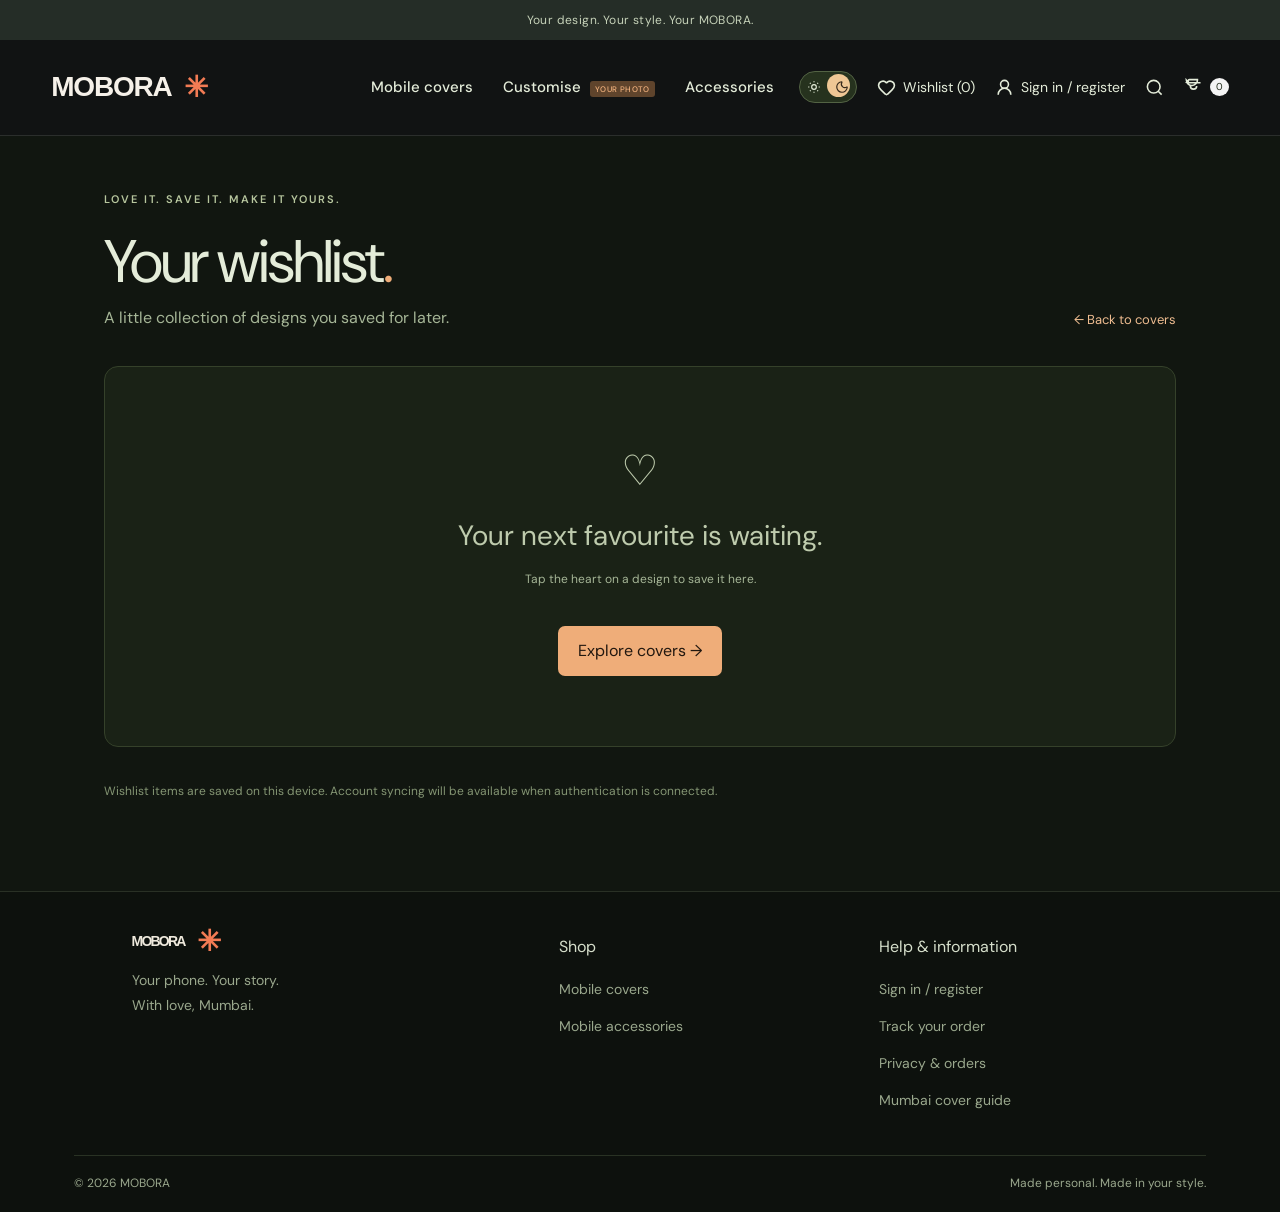
<file: wishlist.html>
<!doctype html>
<html lang="en-IN">
<head>
  <meta charset="utf-8">
  <meta name="viewport" content="width=device-width,initial-scale=1">
  <meta name="robots" content="noindex,nofollow">
  <title>Your Wishlist | MOBORA</title>
  <link rel="stylesheet" href="/_next/static/css/index.CSG6uvAd.css">
  <link rel="preconnect" href="https://fonts.googleapis.com">
  <link rel="preconnect" href="https://fonts.gstatic.com" crossorigin>
  <link href="https://fonts.googleapis.com/css2?family=DM+Sans:wght@400;500;600;700&display=swap" rel="stylesheet">
  <style>
    :root{color-scheme:dark;--bg:#111610;--panel:#1a2216;--line:#35412a;--text:#e4ecd9;--muted:#a6b697;--accent:#efad79;--green:#c7d8ad}
    *{box-sizing:border-box}body{margin:0;background:var(--bg);color:var(--text);font:15px/1.6 Arial,sans-serif}
    a{color:inherit;text-decoration:none}.announcement{text-align:center;padding:10px;background:#222c20;color:#bdccaa;font-size:12px}
    header{max-width:1200px;margin:auto;padding:24px 5%;display:flex;align-items:center;justify-content:space-between;border-bottom:1px solid var(--line)}
    .logo{font-size:28px;font-weight:800;letter-spacing:-1px}.logo span{color:var(--accent);margin-left:6px}.nav{display:flex;gap:22px;color:#bdccaa}.nav a:hover{text-decoration:underline}
    main{max-width:1200px;margin:auto;padding:55px 5% 90px}.eyebrow{letter-spacing:2px;font-size:11px;color:#b7c69e}.lead{color:var(--muted);max-width:600px;margin-top:5px}.title-row{display:flex;align-items:end;justify-content:space-between;gap:20px}.title-row h1{font-size:clamp(36px,5vw,60px);font-weight:400;line-height:1.05;letter-spacing:-2px;margin:12px 0}
    .back{color:#efbd91;font-size:13px}.grid{display:grid;grid-template-columns:repeat(4,minmax(0,1fr));gap:20px;margin-top:35px}.card{background:var(--panel);border:1px solid var(--line);border-radius:14px;overflow:hidden}.art{height:330px;background:#f4ebbe;display:grid;place-items:center;padding:18px;position:relative}.art img{width:100%;height:100%;object-fit:contain;border-radius:9px}.remove{position:absolute;right:12px;top:12px;width:36px;height:36px;border-radius:50%;border:1px solid #d6dcc9;background:#fff;color:#543c28;cursor:pointer;font-size:20px}.body{padding:17px}.type{font-size:11px;color:#bdcba9;letter-spacing:1.2px}.name{font-size:17px;margin:8px 0 2px}.meta{font-size:12px;color:var(--muted)}.price{font-size:20px;color:#f1c28f;margin-top:14px}.empty{border:1px solid var(--line);border-radius:14px;background:var(--panel);padding:70px 25px;text-align:center;margin-top:35px}.empty h2{font-weight:400;font-size:28px;margin:10px}.empty p{color:var(--muted)}.button{display:inline-block;background:var(--accent);color:#21170f;border-radius:7px;padding:12px 20px;margin-top:12px}.note{color:#849573;font-size:12px;margin-top:35px}
    .clean-store{min-height:100vh;background:var(--bg);color:var(--text)}
    .clean-header{max-width:1440px;min-height:85px;margin:auto;padding:21px 5%;gap:30px;border-bottom:1px solid #f0f0f01c;display:flex;align-items:center}
    .clean-header .logo{font-size:28px;letter-spacing:-1.2px;margin-right:auto}.clean-header nav{display:flex;align-items:center;gap:30px;font-size:12px}.clean-header nav a,.clean-header nav button{color:var(--text);background:none;border:0;padding:0}.clean-header .header-actions{display:flex;align-items:center;gap:20px}.clean-header .header-actions>a,.clean-header .header-actions>button{border:0;background:transparent;color:var(--text);min-height:32px;padding:0;display:inline-flex;align-items:center;gap:7px}.clean-header .header-actions svg{width:19px;height:19px;display:block}.clean-header .theme-toggle{width:58px;height:30px;padding:0 7px!important;border:1px solid #536344!important;background:#26321e!important;border-radius:999px!important;justify-content:space-between;position:relative}.clean-header .theme-toggle-thumb{width:23px;height:23px;border-radius:50%;background:#efc795;display:block;position:absolute;right:3px;top:2px}.clean-header .theme-toggle svg{position:relative;z-index:1;width:14px;height:14px}.clean-header .bag-button span{background:#f4f4f4;color:#26301f;border-radius:50%;font-size:10px;min-width:18px;height:18px;display:inline-flex;align-items:center;justify-content:center}.clean-header .nav-label{background:#5f442c;color:#f2b27e;border-radius:3px;font-size:8px;padding:3px 5px;letter-spacing:.4px}.clean-footer{max-width:1440px;margin:auto}.clean-footer .logo{font-size:24px}.clean-footer-inner{padding-left:5%;padding-right:5%}
    @media(max-width:900px){.clean-header .header-actions{gap:13px}.clean-header .header-actions>a span{display:none}}
    @media(max-width:700px){.clean-header{padding:18px 5%;min-height:110px;flex-wrap:wrap}.clean-header .logo{width:auto;margin-right:auto}.clean-header nav{order:3;width:100%;justify-content:flex-start;gap:22px}.clean-header .header-actions{position:static}}
    @media(max-width:800px){.grid{grid-template-columns:repeat(2,minmax(0,1fr))}.art{height:280px}.nav{gap:12px;font-size:13px}}@media(max-width:520px){header{padding:18px 5%}.logo{font-size:23px}.nav a:not(:last-child){display:none}.grid{grid-template-columns:1fr}.art{height:360px}.title-row{display:block}}
  </style>
</head>
<body>
<div class="clean-store">
  <div class="announcement">Your design. Your style. Your MOBORA.</div>
  <header class="clean-header">
    <a class="logo" href="/" aria-label="MOBORA home">MOBORA<span>✳</span></a>
    <nav aria-label="Main navigation"><a href="/mobile-cover">Mobile covers</a><button type="button" id="customiseButton">Customise <span class="nav-label">YOUR PHOTO</span></button><a href="/accessories">Accessories</a></nav>
    <div class="header-actions"><button class="theme-toggle" id="themeToggle" type="button" role="switch" aria-label="Dark theme" aria-checked="true" title="Switch theme"><span class="theme-toggle-thumb"></span><svg viewBox="0 0 24 24" fill="none" stroke="currentColor" stroke-width="2" aria-hidden="true"><circle cx="12" cy="12" r="4"></circle><path d="M12 2v2M12 20v2M4.93 4.93l1.41 1.41M17.66 17.66l1.41 1.41M2 12h2M20 12h2M6.34 17.66l-1.41 1.41M19.07 4.93l-1.41 1.41"></path></svg><svg viewBox="0 0 24 24" fill="none" stroke="currentColor" stroke-width="2" aria-hidden="true"><path d="M20.985 12.486a9 9 0 1 1-9.473-9.472c.405-.022.617.46.402.803a6 6 0 0 0 8.268 8.268c.344-.215.825-.004.803.401"></path></svg></button><a class="wishlist-link" href="/wishlist" aria-label="Wishlist"><svg viewBox="0 0 24 24" fill="none" stroke="currentColor" stroke-width="2" aria-hidden="true"><path d="M2 9.5a5.5 5.5 0 0 1 9.591-3.676.56.56 0 0 0 .818 0A5.49 5.49 0 0 1 22 9.5c0 2.29-1.5 4-3 5.5l-5.492 5.313a2 2 0 0 1-3 .019L5 15c-1.5-1.5-3-3.2-3-5.5"></path></svg><span>Wishlist</span></a><a class="account-link" href="/account" aria-label="Sign in / register"><svg viewBox="0 0 24 24" fill="none" stroke="currentColor" stroke-width="2" aria-hidden="true"><circle cx="12" cy="8" r="5"></circle><path d="M20 21a8 8 0 0 0-16 0"></path></svg><span>Sign in / register</span></a><button type="button" id="searchToggle" aria-label="Search products"><svg viewBox="0 0 24 24" fill="none" stroke="currentColor" stroke-width="2" aria-hidden="true"><path d="m21 21-4.34-4.34"></path><circle cx="11" cy="11" r="8"></circle></svg></button><button class="bag-button" type="button" id="bagButton" aria-label="Open bag, 0 items"><svg viewBox="0 0 24 24" fill="none" stroke="currentColor" stroke-width="2" aria-hidden="true"><path d="M16 10a4 4 0 0 1-8 0M3.103 6.034h17.794M3.4 5.467a2 2 0 0 0 2-2V6.667a2 2 0 0 0-.4-1.2l-2-2.667A2 2 0 0 0 17 2H7a2 2 0 0 0-1.6.8z"></path></svg><span id="bagCount">0</span></button></div>
  </header>
  <main>
    <div class="title-row"><div><div class="eyebrow">LOVE IT. SAVE IT. MAKE IT YOURS.</div><h1>Your wishlist<span style="color:var(--accent)">.</span></h1><p class="lead">A little collection of designs you saved for later.</p></div><a class="back" href="/mobile-cover">← Back to covers</a></div>
    <section id="content" aria-live="polite"></section><p class="note">Wishlist items are saved on this device. Account syncing will be available when authentication is connected.</p>
  </main>
  <footer class="clean-footer"><div class="clean-footer-inner"><div><a class="logo" href="/">MOBORA<span>✳</span></a><p>Your phone. Your story.<br>With love, Mumbai.</p></div><div><h3>Shop</h3><a href="/mobile-cover">Mobile covers</a><a href="/accessories">Mobile accessories</a></div><div><h3>Help &amp; information</h3><a href="/account">Sign in / register</a><a href="/orders">Track your order</a><a href="/privacy">Privacy &amp; orders</a><a href="/custom-phone-covers-mumbai">Mumbai cover guide</a></div></div><div class="clean-footer-bottom"><span>© 2026 MOBORA</span><span>Made personal. Made in your style.</span></div></footer>
</div>
  <script>
    const fallback=[
      {id:'mobora-celestial-ink',name:'Celestial Ink',model:'iPhone 6S',image:'/covers/mobora-iphone-6s/celestial-ink.avif'},
      {id:'mobora-peach-bloom',name:'Peach Bloom',model:'iPhone 6S',image:'/covers/mobora-iphone-6s/peach-bloom.avif'},
      {id:'mobora-ocean-mosaic',name:'Ocean Mosaic',model:'iPhone 6S',image:'/covers/mobora-iphone-6s/ocean-mosaic.avif'},
      {id:'mobora-citrus-lines',name:'Citrus Lines',model:'iPhone 6S',image:'/covers/mobora-iphone-6s/citrus-lines.avif'},
      {id:'mobora-wild-meadow',name:'Wild Meadow',model:'iPhone 6S',image:'/covers/mobora-iphone-6s/wild-meadow.avif'},
      {id:'mobora-noir-geometry',name:'Noir Geometry',model:'iPhone 6S',image:'/covers/mobora-iphone-6s/noir-geometry.avif'},
      {id:'mobora-lavender-orbit',name:'Lavender Orbit',model:'iPhone 6S',image:'/covers/mobora-iphone-6s/lavender-orbit.avif'}
    ];
    let products=fallback;
    const read=()=>{try{const ids=JSON.parse(localStorage.getItem('mobora-wishlist')||'[]');return Array.isArray(ids)?ids.filter(x=>typeof x==='string'):[]}catch{return[]}};
    const save=ids=>localStorage.setItem('mobora-wishlist',JSON.stringify([...new Set(ids)]));
    function render(){const ids=read(),items=ids.map(id=>products.find(p=>p.id===id)||{id,name:'Saved design',model:'Phone model',image:''});const root=document.getElementById('content');if(!items.length){root.innerHTML='<div class="empty"><div style="font-size:42px">♡</div><h2>Your next favourite is waiting.</h2><p>Tap the heart on a design to save it here.</p><a class="button" href="/mobile-cover">Explore covers →</a></div>';return}const grid=document.createElement('div');grid.className='grid';items.forEach(item=>{const card=document.createElement('article');card.className='card';const art=document.createElement('div');art.className='art';if(item.image){const img=document.createElement('img');img.src=item.image;img.alt=item.name+' '+item.model+' back cover';art.appendChild(img)}const remove=document.createElement('button');remove.className='remove';remove.type='button';remove.title='Remove from wishlist';remove.textContent='×';remove.onclick=()=>{save(read().filter(id=>id!==item.id));render()};art.appendChild(remove);const body=document.createElement('div');body.className='body';body.innerHTML='<div class="type">SAVED DESIGN</div>';const name=document.createElement('div');name.className='name';name.textContent=item.name+' '+item.model+' Back Cover';body.appendChild(name);const meta=document.createElement('div');meta.className='meta';meta.textContent=item.model+' · Qty 1';body.appendChild(meta);const price=document.createElement('div');price.className='price';price.textContent='₹199';body.appendChild(price);card.append(art,body);grid.appendChild(card)});root.replaceChildren(grid)}
    fetch('/catalog/iphone-6s-extra.json').then(r=>r.ok?r.json():[]).then(data=>{if(Array.isArray(data)&&data.length)products=data;render()}).catch(render);render();
    document.querySelector('.wishlist-link span').textContent='Wishlist ('+read().length+')';
    document.getElementById('customiseButton').onclick=()=>location.href='/mobile-cover';
    document.getElementById('bagButton').onclick=()=>location.href='/checkout';
    document.getElementById('searchToggle').onclick=()=>document.querySelector('.back').scrollIntoView({behavior:'smooth',block:'center'});
    const theme=document.getElementById('themeToggle'); const savedTheme=localStorage.getItem('mobora-theme')||'dark'; document.documentElement.setAttribute('data-theme',savedTheme); theme.setAttribute('aria-checked',savedTheme==='dark'?'true':'false'); theme.onclick=()=>{const next=document.documentElement.getAttribute('data-theme')==='dark'?'light':'dark';document.documentElement.setAttribute('data-theme',next);localStorage.setItem('mobora-theme',next);theme.setAttribute('aria-checked',next==='dark'?'true':'false')};
  </script>
</body>
</html>
</file>
